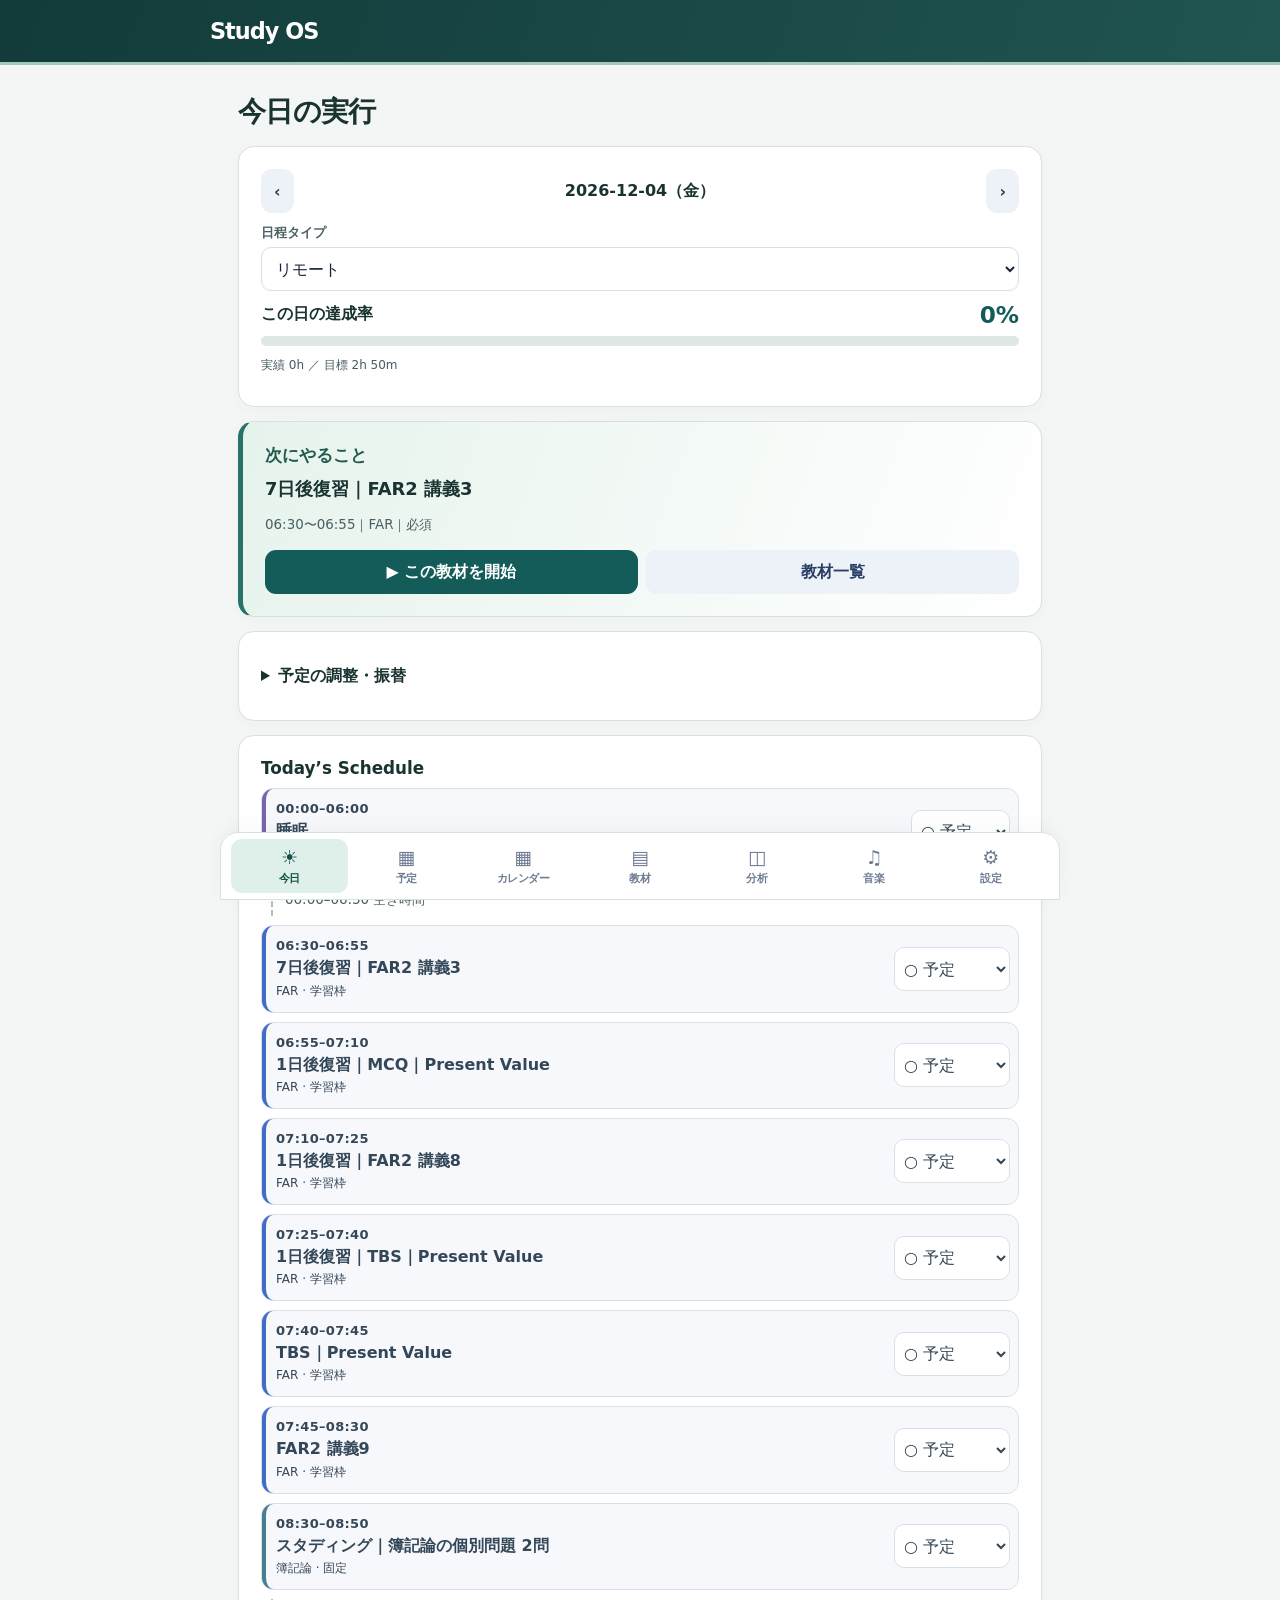
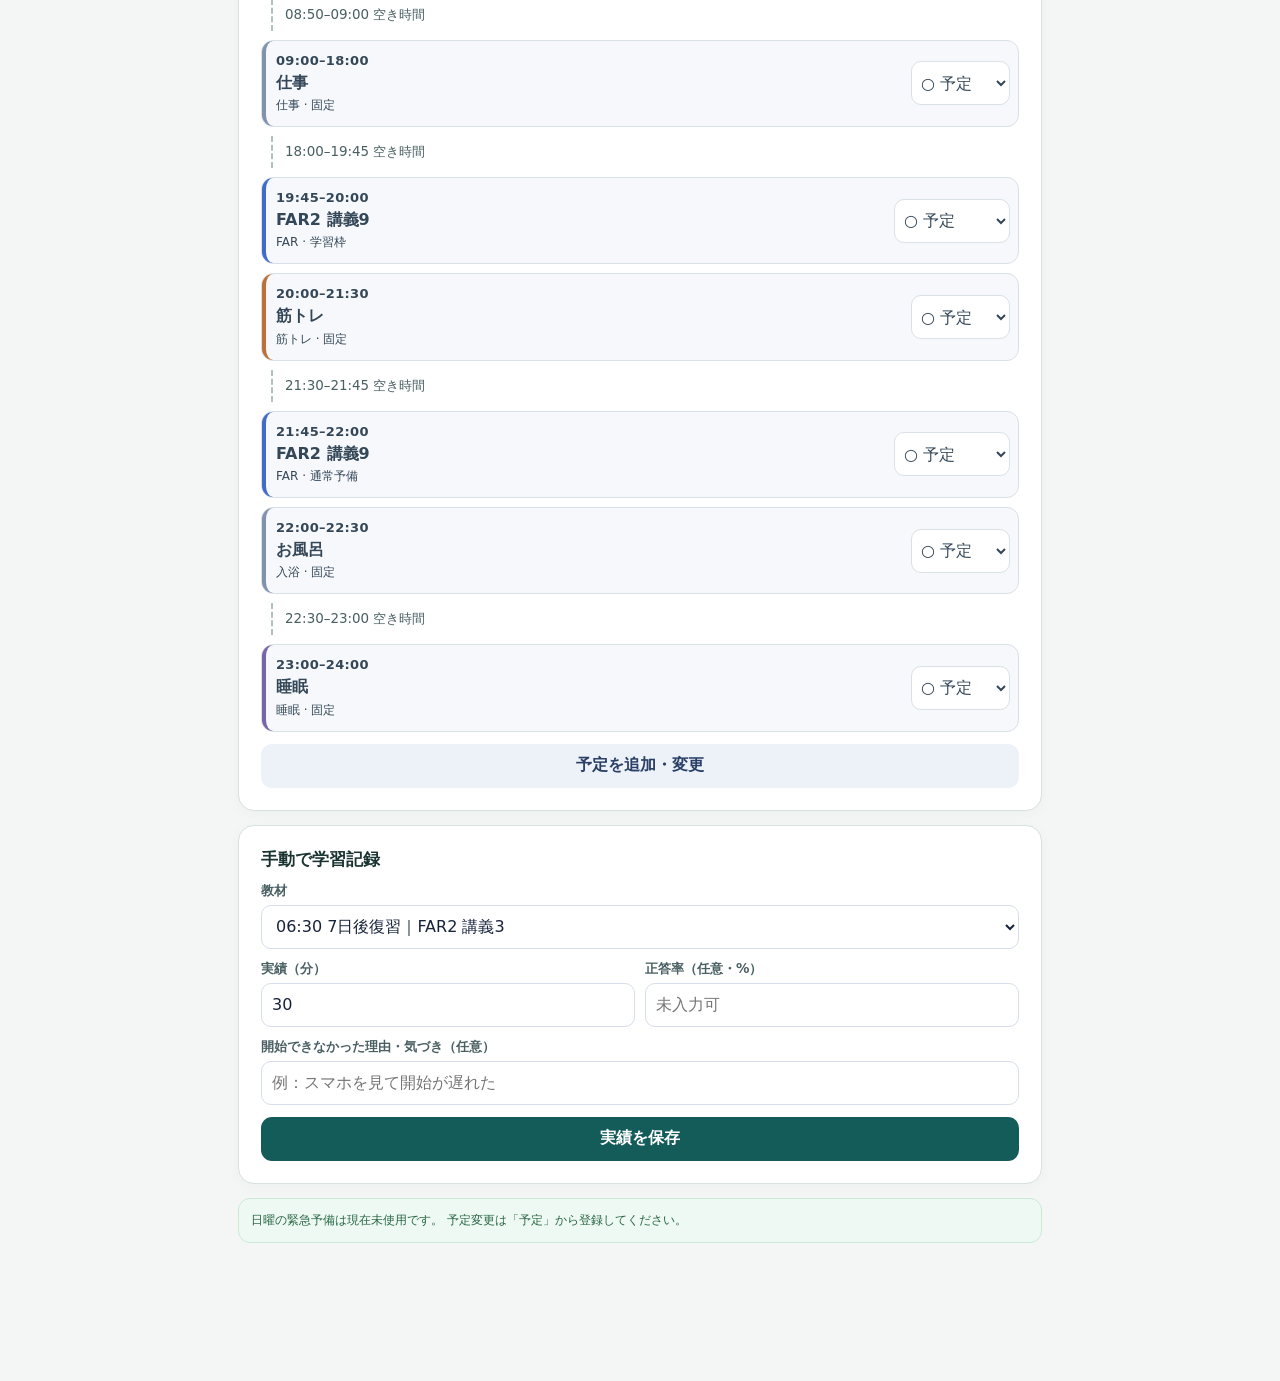
<file: index.html>
<!doctype html><html lang="ja"><head><meta charset="utf-8"><meta name="viewport" content="width=device-width,initial-scale=1,viewport-fit=cover"><meta name="theme-color" content="#153e3c"><meta name="apple-mobile-web-app-capable" content="yes"><meta name="apple-mobile-web-app-title" content="Study OS"><link rel="manifest" href="manifest.webmanifest"><link rel="apple-touch-icon" href="icon.png"><title>Study OS</title><style>
:root{font-family:-apple-system,BlinkMacSystemFont,"Hiragino Kaku Gothic ProN",system-ui,sans-serif;color:#17233b;background:#f4f6fa}*{box-sizing:border-box}body{margin:0;padding-bottom:100px}header{background:#111c33;color:#fff;padding:24px 18px 22px}header>div,main{max-width:860px;margin:auto}h1{margin:0;font-size:26px}h2{font-size:20px;margin:0 0 15px}h3{font-size:15px;margin:0 0 10px}p{line-height:1.65}small,.muted{font-size:12px;color:#6a7891}.headsub{color:#bac6dd;font-size:12px;margin:5px 0 0}main{padding:16px}.card{background:white;border:1px solid #e3e8f0;border-radius:17px;padding:17px;margin-bottom:13px;box-shadow:0 2px 8px #18233a06}.grid{display:grid;grid-template-columns:repeat(2,minmax(0,1fr));gap:10px}.metric{padding:13px;background:#f3f5fa;border-radius:12px}.metric small{display:block;margin-bottom:4px}.metric strong{font-size:23px}.row{display:flex;justify-content:space-between;align-items:center;gap:10px}.stack{display:grid;gap:10px}.tag{display:inline-block;padding:4px 8px;border-radius:30px;background:#edf1fb;color:#3750a0;font-size:11px}.success{background:#eaf8f0;color:#216b45}.warning{background:#fff4df;color:#8c5c11}.danger{background:#ffeded;color:#a33434}button,input,select,textarea{font:inherit}button{border:0;border-radius:11px;background:#243c70;color:white;padding:11px 13px;font-weight:650;cursor:pointer}button.secondary{background:#edf1f8;color:#293f66}button.danger{background:#ffeded;color:#9b2c2c}button:disabled{opacity:.45}label{display:block;font-size:12px;font-weight:700;margin:11px 0 5px}input,select,textarea{width:100%;border:1px solid #d6deeb;border-radius:10px;background:white;padding:10px;color:#17233b}input[type=checkbox]{width:auto}textarea{min-height:70px}.actions{display:flex;gap:8px;flex-wrap:wrap;margin-top:12px}.actions button{flex:1}.bar{height:10px;background:#e7ebf3;border-radius:20px;overflow:hidden}.bar i{display:block;height:100%;background:#4269d2}.line{padding:11px 0;border-bottom:1px solid #edf0f5}.line:last-child{border-bottom:0}.line b{font-size:14px}.line small{display:block;margin-top:4px}.tabs{position:fixed;bottom:0;left:0;right:0;display:flex;background:white;border-top:1px solid #e1e6ee;padding:6px 4px calc(6px + env(safe-area-inset-bottom));z-index:5}.tabs button{flex:1;background:none;color:#6e7b94;font-size:11px;padding:7px 2px}.tabs button.active{background:#eef2ff;color:#2546a0}.tabs span{display:block;font-size:19px;margin-bottom:3px}.notice{background:#fff7e8;border:1px solid #f2ddb2;color:#70531e;padding:12px;border-radius:12px;font-size:12px;line-height:1.65;margin-bottom:12px}.notice.good{background:#edf9f2;border-color:#cbead6;color:#286645}.slot{border-left:3px solid #5575d0;padding:9px 12px;margin:7px 0;background:#f5f7fc;border-radius:0 10px 10px 0}.slot.reserve{border-color:#a4adbd}.slot.emergency{border-color:#df9a3c}.slot.conflict{border-color:#c74646;background:#fff2f2}.slot.done{border-color:#2e9d67;background:#eff9f3}.slot small{display:block}.pill{white-space:nowrap}.fine{font-size:11px;color:#79859b}.hide{display:none}details{border-top:1px solid #edf0f5;padding:11px 0}summary{cursor:pointer;font-weight:650}.chiprow{display:flex;gap:7px;flex-wrap:wrap}.chip{padding:7px 10px;border-radius:9px;background:#eef2fa;color:#30466c;font-size:12px}.timer{font-size:37px;font-weight:800;letter-spacing:-1px;text-align:center;padding:15px}.footer{text-align:center;color:#8995aa;font-size:11px;padding:12px}@media(min-width:700px){.cols{display:grid;grid-template-columns:1fr 1fr;gap:13px}}
.music-shelf{margin:22px 0}.music-shelf h3{font-size:1rem;margin:0 0 9px}.music-grid{display:grid;grid-template-columns:repeat(auto-fit,minmax(min(100%,245px),1fr));gap:9px}.music-track{display:flex;align-items:center;gap:14px;padding:14px;background:#fff;border:1px solid #dce3eb;border-radius:15px;text-decoration:none;color:#192a40;font-weight:650}.music-track:focus-visible{outline:3px solid #416388}.music-disc{width:45px;height:45px;border-radius:50%;flex:none;background:radial-gradient(circle,#f9f4df 0 7%,var(--tone) 8% 24%,transparent 25%),repeating-radial-gradient(circle,#20323a 0 2px,#38454a 3px 4px);box-shadow:0 2px 4px #15233430}.music-track small{display:block;color:#526375;font-size:.78rem;font-weight:400;margin-top:3px}.music-head{background:#173c39;color:white;padding:20px;border-radius:18px}.music-head h2{color:inherit;margin:0}.music-head p{color:#daeee8;margin:4px 0 0}.tabs button{min-width:0}</style><link rel="stylesheet" href="./insights.css?v=polish"><script src="./plan.js?v=autolog"></script><script src="./agenda.js?v=music"></script><script src="./schedule.js?v=occupied"></script><script src="./insights.js?v=autolog"></script></head><body><header><div><h1>Study OS</h1></div></header><main id="app"></main><nav aria-label="メインメニュー" class="tabs" id="tabs"></nav><script>
'use strict';
const KEY='study-os-local-v1',MIN=60000,DAY=86400000;const $=id=>document.getElementById(id);const pad=n=>String(n).padStart(2,'0');const iso=d=>`${d.getFullYear()}-${pad(d.getMonth()+1)}-${pad(d.getDate())}`;const today=()=>iso(new Date());const shift=(d,n)=>{let a=new Date(d+'T12:00:00');a.setDate(a.getDate()+n);return iso(a)};const dow=d=>new Date(d+'T12:00:00').getDay();const weekStart=d=>shift(d,-((dow(d)+6)%7));const weekDays=d=>Array.from({length:7},(_,i)=>shift(weekStart(d),i));const mins=s=>{let [h,m]=s.split(':').map(Number);return h*60+m};const hh=n=>`${pad(Math.floor(n/60))}:${pad(n%60)}`;const fmt=n=>`${Math.floor(n/60)}h${n%60?` ${n%60}m`:''}`;const esc=s=>String(s??'').replace(/[&<>"']/g,c=>({'&':'&amp;','<':'&lt;','>':'&gt;','"':'&quot;',"'":'&#39;'}[c]));const uid=()=>`${Date.now()}-${Math.random().toString(36).slice(2,8)}`;const names=['日','月','火','水','木','金','土'];
const themes=[['国税と他の債権との調整',10],['第二次納税義務',2],['滞納処分',18],['換価・配当',3],['徴収緩和制度',5],['保全処分・国税の担保',8],['その他',3]];
const problems=[['財産調査',5],['差押え関係',16],['換価及び配当',7],['国税と他の債権との調整',17],['徴収緩和制度',4],['保全処分',3],['相続関係',2],['第二次納税義務',5],['不服審査',2]];
const topics=['Basic Concepts','Financial Statements','Present Value','Corporate Bonds','Investment','Leases','Inventory & PPE','Intangibles','Revenue Recognition','Stockholders’ Equity','Dilutive Securities & EPS','Foreign Currency & Hedging','Interperiod Tax Allocation','Accounting Changes','Cash Flows','Partnership Accounting','Consolidations 1','Consolidations 2','Equity Method','Governmental Accounting Concepts','Not-for-Profit Concepts','Not-for-Profit Applications'];
function seed(){let tasks=[];[['FAR1',9],['FAR2',12],['FAR3',4],['FARまとめ',2]].forEach(([group,n],g)=>{for(let i=1;i<=n;i++)tasks.push({id:`lecture-${g}-${i}`,subject:'FAR',kind:'lecture',name:`${group} 講義${i}`,minutes:75,status:g===0&&i<=6?'done':'todo',mastery:0,due:'',source:'TAC Ver.8／講義1回150分・2倍速想定'})});topics.forEach((name,i)=>{tasks.push({id:`mcq-${i}`,subject:'FAR',kind:'mcq',name:`MCQ｜${name}`,minutes:120,status:i<3?'review':'todo',mastery:0,due:'',source:'TAC問題集・問題数未登録'});tasks.push({id:`tbs-${i}`,subject:'FAR',kind:'tbs',name:`TBS｜${name}`,minutes:70,status:'todo',mastery:0,due:'',source:'演習範囲は要確認'})});themes.forEach(([name,n],i)=>{for(let j=1;j<=n;j++)tasks.push({id:`tax-theory-${i}-${j}`,subject:'国徴',kind:'theory',name:`${name}｜理論${j}（仮ラベル）`,minutes:35,status:'todo',mastery:0,due:'',source:'TAC理論マスター2025・正式名称未入力'})});problems.forEach(([name,n],i)=>{for(let j=1;j<=n;j++)tasks.push({id:`tax-problem-${i}-${j}`,subject:'国徴',kind:'problem',name:`${name}｜問題${j}（仮ラベル）`,minutes:55,status:'todo',mastery:0,due:'',source:'TAC総合問題・過去問題集2025・問題番号未確認'})});for(let i=70;i<=74;i++)tasks.push({id:`tax-past-${i}`,subject:'国徴',kind:'past',name:`過去問 第${i}回`,minutes:120,status:'todo',mastery:0,due:'',source:'2020〜2024年'});return {version:3,created:today(),settings:{farExam:'2027-04-25',taxExam:'',farNeed:386,officeDays:[1,2,3],remoteDays:[4,5],sundayProtected:false},days:{},events:[],tasks,logs:[],reviews:[],timer:null,lastBackup:null}};
let state;try{state=JSON.parse(localStorage.getItem(KEY));if(!state||!Array.isArray(state.tasks))throw 0;state.version=3;state.events??=[];state.logs??=[];state.days??={};state.reviews??=[];state.settings??=seed().settings;state.settings.officeDays??=[1,2,3];state.settings.remoteDays??=[4,5];state.settings.farNeed??=386;state.settings.sundayProtected??=false;state.timer??=null}catch(e){state=seed()};migratePlan(state);let tab='today',selected=today(),filter='all',taskQuery='';function save(){weekCache.clear();try{syncStudyLogs();localStorage.setItem(KEY,JSON.stringify(state));return true}catch(e){alert('端末への保存に失敗しました。容量・プライベートブラウズを確認してください。');return false}}function mutate(fn){fn();save();render()};
function typeOf(d){if(state.days[d]?.type)return state.days[d].type;if(d===PLAN_START)return 'start';if(dow(d)===0)return 'sunday';if(dow(d)===6)return 'saturday';return state.settings.remoteDays.includes(dow(d))?'remote':'office'}
function templateBlocks(d){if(d<PLAN_START)return [];let type=typeOf(d);if(taxOnlyDay(d))return d>=accountingStart?[]:taxBlocks(d,type);if(type==='start')return FIRST_DAY;if(type==='sunday')return [];if(type==='off')return [];if(type==='office')return [['06:00','07:00','FAR','required'],['20:00','21:00','FAR','required']];if(type==='remote')return [['06:30','08:30','FAR','required'],['19:45','21:15','FAR','required'],['21:15','21:45','国徴','required'],['21:45','22:15','予備','buffer']];if(['saturday','holiday','sundayStudy'].includes(type))return [['07:30','09:30','FAR','required'],['09:45','11:45','FAR','required'],['12:45','14:45','FAR','required'],['15:00','17:00','FAR','required'],['17:15','18:15','国徴','required'],['18:30','20:30','予備','buffer']];return []}
function overlap(a,b,c,d){return Math.max(0,Math.min(b,d)-Math.max(a,c))}function blockedIntervals(d){return fixedParts(d)}function freeParts(d,start,end,extra=[]){let parts=[[start,end]];for(let [a,b] of blockedIntervals(d).concat(extra)){parts=parts.flatMap(([x,y])=>b<=x||a>=y?[[x,y]]:[[x,Math.max(x,Math.min(y,a))],[Math.min(y,Math.max(x,b)),y]].filter(([p,q])=>q>p))}return parts}
function capacity(d){let b=blocks(d),required=0,buffer=0,freeRequired=0,freeBuffer=0,slots=[];for(let [s,e,subject,kind] of b){let a=mins(s),z=mins(e),len=z-a,parts=usableStudyParts(d,s,e,subject,kind),free=parts.reduce((n,[x,y])=>n+y-x,0);if(kind==='required'){required+=len;freeRequired+=free}else{buffer+=len;freeBuffer+=free}slots.push({start:s,end:e,subject,kind,free,minutes:len,parts})}return {required,buffer,freeRequired,freeBuffer,slots}}
function computeWeek(d,carry){let dates=weekDays(d),cap=dates.map(x=>({date:x,...capacity(x)})),sun=dates[6],sunBusy=state.settings.sundayProtected,sunParts=sunBusy?[]:freeParts(sun,480,660,blocks(sun).map(([s,e])=>[mins(s),mins(e)])),recovery=weeklyRecovery(cap,sun,sunParts,carry),logged=state.logs.filter(l=>dates.includes(l.date)),actual=logged.reduce((s,l)=>s+l.minutes,0),far=logged.filter(l=>l.subject==='FAR').reduce((s,l)=>s+l.minutes,0),tax=logged.filter(l=>l.subject==='国徴').reduce((s,l)=>s+l.minutes,0);return {dates,cap,...recovery,actual,far,tax,required:cap.reduce((s,x)=>s+x.required,0),regular:Math.min(180,cap.slice(0,6).reduce((s,x)=>s+x.freeBuffer,0))}}
function unfinished(subject){return state.tasks.filter(t=>t.subject===subject&&t.status!=='done').sort((a,b)=>{let score=x=>(x.status==='review'?-100:0)+(x.due&&x.due<=today()?-100:0)+(x.kind==='lecture'?-20:0);return score(a)-score(b)})}
function taskScore(t){return t.status==='review'?-3:t.status==='done'?1:0}function examDays(date){return Math.max(0,Math.ceil((new Date(date+'T12:00:00')-new Date(today()+'T12:00:00'))/DAY))}function projection(){let days=examDays(state.settings.farExam),weeks=days/7,remaining=state.tasks.filter(t=>t.subject==='FAR'&&t.status!=='done').reduce((s,t)=>s+t.minutes,0)/60,estimate=Number(state.settings.farNeed)||386,available=Math.max(0,weeks*21-(weekly(selected).remaining.FAR||0)/60),logs=state.logs.filter(l=>l.subject==='FAR'),actual=logs.reduce((s,l)=>s+l.minutes,0)/60;return {days,weeks,remaining,estimate,available,actual,delta:available-estimate}}
function status(t){return t.status==='done'?'完了':t.status==='review'?'復習待ち':'未着手'}function nav(){let tabs=[['today','☀','今日'],['week','▦','予定'],['calendar','▦','カレンダー'],['tasks','▤','教材'],['review','◫','分析'],['music','♫','音楽'],['settings','⚙','設定']];$('tabs').innerHTML=tabs.map(([id,icon,name])=>`<button aria-current="${(tab===id||(tab==='day'&&id==='today'))?'page':'false'}" class="${tab===id?'active':''}" onclick="${id==='today'?'selected=today();':''}go('${id}')"><span>${icon}</span>${name}</button>`).join('')}function go(id){if(id==='today')selected=today();tab=id;render();scrollTo(0,0)}function render(){nav();$('app').innerHTML=({today:todayView,day:todayView,week:weekView,calendar:calendarView,tasks:tasksView,review:reviewView,music:musicView,settings:settingsView}[tab])()}
function todayView(){let c=capacity(selected),slots=planSlots(selected).filter(s=>s.date===selected),logs=state.logs.filter(l=>l.date===selected),actual=logs.reduce((s,l)=>s+l.minutes,0),w=weekly(selected),next=slots.find(s=>s.id&&['予定','一部実施'].includes(studyProgress(selected,s,s.id,state.scheduleStatus?.[lessonStatusKey(selected,s)]).status)&&(s.repeat||state.tasks.find(t=>t.id===s.id)?.status!=='done')),timer=state.timer,seconds=timer?Math.max(0,Math.floor((Date.now()-timer.started)/1000)):0;return `<h2>${selected===today()?'今日の実行':selected.slice(5)+' の学習'}</h2><div class="card"><div class="row"><button class="secondary" onclick="selected='${shift(selected,-1)}';go('day')" aria-label="前日">‹</button><b>${selected}（${names[dow(selected)]}）</b><button class="secondary" onclick="selected='${shift(selected,1)}';go('day')" aria-label="翌日">›</button></div><label for="dayTypeSelect">日程タイプ</label><select id="dayTypeSelect" onchange="changeDayType(this.value)">${[...(selected===PLAN_START?[['start','学習開始日']]:[]),['office','出社'],['remote','リモート'],['saturday','土曜学習'],['holiday','祝日'],['off','学習なし'],['sunday','日曜予備'],['sundayStudy','日曜学習'],['other','その他']].map(([v,l])=>`<option value="${v}" ${typeOf(selected)===v?'selected':''}>${l}</option>`).join('')}</select>${dayProgress(slots,actual)}</div><div class="card next-action"><h3>次にやること</h3>${next?`<b>${esc(next.title)}</b><p class="muted">${next.start}〜${next.end}｜${next.subject}｜${next.kind==='emergency'?'日曜緊急予備':next.kind==='buffer'?'通常予備':next.kind==='available'?'空き時間へ振替':'必須'}</p><div class="actions"><button onclick="startTimer('${next.id}','${next.subject}','${next.start}')">▶ この教材を開始</button><button class="secondary" onclick="go('tasks')">教材一覧</button></div>`:'<p class="muted">予定内の未完了タスクはありません。予定や教材を確認してください。</p>'}${timer?`<div class="timer" id="timerFace">${fmt(Math.floor(seconds/60))}</div><p class="muted" style="text-align:center">計測中：${esc(timer.title||state.tasks.find(t=>t.id===timer.taskId)?.name||'学習')}</p><div class="actions"><button onclick="stopTimer()">■ 終了して記録</button><button class="secondary" onclick="cancelTimer()">計測取消</button></div>`:''}</div><details class="card"><summary>予定の調整・振替</summary>${selected>=accountingStart?'<p><b>隙間時間の学習</b>　財務諸表論はスタディングの理論暗記ツールで復習。学習した分数は下の「手動で学習記録」から登録できます。</p>':''}${movementPanel(selected)}${missedPanel(selected)}${dayEditor(selected)}</details><div class="card"><h3>${selected===today()?'Today’s Schedule':'この日の時間割'}</h3>${timetable(selected,slots)}<div class="actions"><button class="secondary" onclick="go('week')">予定を追加・変更</button></div></div><div class="card"><h3>手動で学習記録</h3><label>教材</label><select id="logTask">${manualTasks(slots).map(t=>`<option value="${t.value||t.id}">${esc(t.name)}</option>`).join('')}</select><div class="grid"><div><label>実績（分）</label><input id="logMinutes" type="number" min="1" value="30"></div><div><label>正答率（任意・%）</label><input id="logAccuracy" type="number" min="0" max="100" placeholder="未入力可"></div></div><label>開始できなかった理由・気づき（任意）</label><input id="logReason" placeholder="例：スマホを見て開始が遅れた"><div class="actions"><button onclick="addLog()">実績を保存</button></div></div><div class="notice ${w.sunUsed?'':'good'}">${w.sunUsed?`今週は日曜08:00〜11:00の空き時間のうち${fmt(w.sunUsed)}を緊急予備として使用予定です。`:'日曜の緊急予備は現在未使用です。'} 予定変更は「予定」から登録してください。</div>`}
function startTimer(id,subject,planStart){if(state.timer&&!confirm('現在の計測を破棄して開始しますか？'))return;mutate(()=>state.timer={date:selected,taskId:id,subject,planStart,title:planSlots(selected).find(s=>s.date===selected&&s.start===planStart)?.title,started:Date.now()})}function cancelTimer(){if(confirm('計測を取り消しますか？'))mutate(()=>state.timer=null)}function stopTimer(){let t=state.timer;if(!t)return;let n=Math.max(1,Math.round((Date.now()-t.started)/MIN));mutate(()=>{state.logs.push({id:uid(),date:t.date||today(),taskId:t.taskId,planStart:t.planStart,title:t.title,subject:t.subject,minutes:n,accuracy:null,reason:'',created:Date.now()});state.timer=null})}function addLog(){let t=manualTasks(planSlots(selected).filter(s=>s.date===selected)).find(x=>(x.value||x.id)===$('logTask').value),n=+$('logMinutes').value,raw=$('logAccuracy').value,accuracy=raw===''?null:+raw;if(!t||!Number.isFinite(n)||n<=0||n>1000||accuracy!==null&&(accuracy<0||accuracy>100))return alert('学習時間と正答率を確認してください');mutate(()=>{state.logs.push({id:uid(),date:selected,taskId:t.id,title:t.title||t.name,planStart:t.planStart,subject:t.subject,minutes:n,accuracy,reason:$('logReason').value.trim(),created:Date.now()});const item=state.tasks.find(x=>x.id===t.id);if(item&&accuracy!==null){item.mastery=accuracy;if(accuracy<80){item.status='review';item.due=shift(selected,accuracy<60?1:3)}else{item.status='done';item.due=''}}})}


const STRUCTURED_COPY_LIMIT = 2000;
function structuredDates(mode, date) {
  if (mode === 'day') return [date];
  if (mode === 'week') return weekDays(date).filter(day => day >= today());
  const month = date.slice(0, 7);
  const dates = [];
  for (let day = month + '-01'; day.startsWith(month); day = shift(day, 1)) {
    if (day >= today()) dates.push(day);
  }
  return dates;
}
function structuredMessages(dates, slots) {
  const parts=[];
  for(const date of dates){
    const fixed=dayItems(date).filter(e=>!studyCategory(e.category));
    const rows=[...fixed,...slots.filter(s=>s.date===date).map(s=>({...s,name:(dayItems(date).find(e=>e.custom&&e.category===s.subject&&e.start<=s.start&&e.end>=s.end)?.name||s.subject)+' '+s.title}))].sort((a,b)=>a.start.localeCompare(b.start));
    let entry=date+'（日本時間）この日だけ既存予定をすべて削除してから、以下を登録。他の日は変更しない。';
    for(const row of rows){
      const line=row.start+'〜'+row.end+' '+row.name.replace(/\s+/g,' ').slice(0,1850);
      if(entry.length+line.length+1>STRUCTURED_COPY_LIMIT){parts.push({entry,label:date});entry=date+'（続き）この日だけ以下を追加。既存予定の削除は禁止。';}
      entry+='\n'+line;
    }
    parts.push({entry,label:date});
  }
  return parts;
}
function structuredExport(dates, slots) {
  const date = selected >= today() ? selected : today();
  return `<details class="card"><summary>Structured AIに渡す</summary>
    <label for="structuredMode">出力単位</label>
    <select id="structuredMode" onchange="refreshStructuredRange()"><option value="day">1日</option><option value="week">1週間</option><option value="month">1ヶ月</option></select>
    <label for="structuredDate">対象日（週・月はこの日を含む期間）</label>
    <input id="structuredDate" type="date" min="${today()}" value="${date}" onchange="refreshStructuredRange()">
    <p class="fine">対象日の予定をすべて入れ替えます。Structuredだけにある予定も削除対象です。分割された場合は番号順に各パートを1回ずつ貼り付けてください。</p>
    <div id="structuredOutput">${structuredOutput([date], dates.includes(date) ? slots : planSlots(date))}</div></details>`;
}
function refreshStructuredRange() {
  const date = $('structuredDate').value;
  const output = $('structuredOutput');
  if (!date || date < today()) {
    output.textContent = '今日以降の日付を選んでください。';
    return;
  }
  const dates = structuredDates($('structuredMode').value, date);
  const weeks = [...new Set(dates.map(weekStart))];
  output.innerHTML = structuredOutput(dates, weeks.flatMap(week => planSlots(week)));
}
function structuredOutput(dates, slots) {
  const messages = structuredMessages(dates, slots);
  return `<label for="structuredPart">コピーする範囲</label>
    <select id="structuredPart" onchange="showStructuredPart()">
      ${messages.map(({entry,label}) => `<option value="${esc(entry).replaceAll('\n','&#10;')}">${esc(label)}（${entry.length}文字）</option>`).join('')}
    </select>
    <label for="structuredText">Structured AI用のテキスト</label>
    <textarea id="structuredText" rows="4" readonly>${esc(messages[0].entry)}</textarea>
    <div class="actions"><button type="button" onclick="copyStructuredPlan()">コピー</button></div>
    <p id="structuredCopyStatus" class="fine" role="status"></p>
  `;
}
function showStructuredPart() {
  $('structuredText').value = $('structuredPart').value;
  $('structuredCopyStatus').textContent = '';
}
async function copyStructuredPlan() {
  const field = $('structuredText');
  const status = $('structuredCopyStatus');
  try {
    await navigator.clipboard.writeText(field.value);
    status.textContent = 'コピーしました。Structured AIに貼り付けてください。';
  } catch {
    field.focus();
    field.select();
    status.textContent = 'テキスト欄から手動でコピーしてください。';
  }
}
function weekView(){let w=weekly(selected),slots=planSlots(selected),p=projection();return `<h2>週間スケジュール</h2>${roadmap()}${structuredExport(w.dates,slots)}<div class="card"><div class="row"><button class="secondary" onclick="selected='${shift(selected,-7)}';render()">‹ 前週</button><b>${w.dates[0]}〜${w.dates[6]}</b><button class="secondary" onclick="selected='${shift(selected,7)}';render()">次週 ›</button></div><div class="grid" style="margin-top:13px"><div class="metric"><small>週間の必須目標</small><strong>${fmt(Object.values(planTargets(selected)).reduce((a,b)=>a+b,0))}</strong></div><div class="metric"><small>通常予備の残量</small><strong>${fmt(Math.max(0,w.regular-w.bufferUsed))}</strong></div><div class="metric"><small>予定による必須枠減少</small><strong>${fmt(w.lost)}</strong></div><div class="metric"><small>登録した空き時間で回収</small><strong>${fmt(w.availableUsed)}</strong></div><div class="metric"><small>通常予備で回収</small><strong>${fmt(w.bufferUsed)}</strong></div><div class="metric"><small>日曜緊急予備の発動</small><strong>${fmt(w.sunUsed)}</strong></div><div class="metric"><small>週間の空き時間（予約枠を除く）</small><strong>${fmt(w.dates.reduce((n,d)=>n+freeDay(d).reduce((v,[a,b])=>v+b-a,0),0)-w.availableUsed-w.sunUsed+(w.sundayBookkeeping?20:0))}</strong></div><div class="metric"><small>なお不足</small><strong>${fmt(w.uncovered)}</strong></div></div><div class="notice ${w.uncovered?'':'good'}" style="margin-top:12px">${w.uncovered?`今週は${fmt(w.uncovered)}不足します。翌週への繰越しと受験日までの影響を確認してください。`:`日曜日の使用：${w.sunUsed?`08:00〜11:00の空き時間に${fmt(w.sunUsed)}`:'なし'}`}。予定登録時に再計算します。</div><div class="actions"><button class="secondary" onclick="mutate(()=>state.settings.sundayProtected=!state.settings.sundayProtected)">${state.settings.sundayProtected?'日曜午前の保護を解除':'日曜午前を予定ありとして保護'}</button></div></div><div class="card"><h3>予定を登録</h3><button onclick="editItem(selected)">予定を追加・移動</button></div><div class="card"><h3>曜日ごとの予定</h3>${w.dates.map(d=>{let c=capacity(d),ev=state.events.filter(e=>e.date===d),ds=slots.filter(s=>s.date===d);return `<details ${d===selected?'open':''}><summary>${d.slice(5)}（${names[dow(d)]}）｜${dayLabels[typeOf(d)]}｜必須${fmt(c.freeRequired)}｜実績${fmt(state.logs.filter(l=>l.date===d).reduce((s,l)=>s+l.minutes,0))}</summary><div class="actions"><button class="secondary" onclick="selected='${d}';go('day')">この日の予定を編集</button></div>${timetable(d,ds)}</details>`}).join('')}</div><div class="card"><h3>受験日までの逆算（FAR）</h3><div class="grid"><div class="metric"><small>残り日数</small><strong>${p.days}日</strong></div><div class="metric"><small>21h/週の理論容量</small><strong>${Math.round(p.available)}h</strong></div><div class="metric"><small>必要時間の仮見積もり</small><strong>${p.estimate}h</strong></div><div class="metric"><small>差額（仮）</small><strong>${p.delta>=0?'+':''}${Math.round(p.delta)}h</strong></div></div><p class="fine">必要時間は実測値ではありません。週の計画が実行されることを保証せず、合格確率も表しません。</p></div>`}
function tasksView(){let all=state.tasks.filter(t=>t.subject!=='国徴'&&(filter==='all'||t.subject===filter)&&(!taskQuery||t.name.toLowerCase().includes(taskQuery.toLowerCase()))),done=state.tasks.filter(t=>t.status==='done');return `<h2>教材と習熟度</h2><div class="card"><div class="grid"><div class="metric"><small>FAR講義</small><strong>${done.filter(t=>t.kind==='lecture').length}/27</strong></div><div class="metric"><small>復習待ち</small><strong>${state.tasks.filter(t=>t.status==='review').length}件</strong></div></div><p class="fine">初期値：講義1〜6視聴済、MCQ第1〜3章は1周済（習熟度未判定）。</p><label>科目</label><select onchange="filter=this.value;render()"><option value="all" ${filter==='all'?'selected':''}>すべて</option><option value="FAR" ${filter==='FAR'?'selected':''}>FAR</option><option>簿記論</option><option>財務諸表論</option></select><label>教材を検索</label><input id="searchTasks" value="${esc(taskQuery)}" placeholder="例：社債、簿記論" onchange="taskQuery=this.value;render()"></div><div class="card"><h3>教材タスクを追加</h3><div class="grid"><div><label>科目</label><select id="taskSubject"><option>FAR</option><option>簿記論</option><option>財務諸表論</option></select></div><div><label>種別</label><select id="taskKind"><option value="mcq">MCQ</option><option value="tbs">TBS</option><option value="theory">理論</option><option value="problem">問題</option><option value="review">復習</option><option value="lecture">講義</option></select></div></div><label>教材・問題番号</label><input id="taskName" placeholder="例：FAR2 Chapter4 MCQ 1〜20"><label>見積もり（分）</label><input id="taskMins" type="number" min="5" value="45"><div class="actions"><button onclick="addTask()">追加</button></div></div><div class="card"><h3>教材一覧（${all.length}件）</h3>${all.map(t=>`<details><summary>${esc(t.name)} <span class="tag ${t.status==='done'?'success':t.status==='review'?'warning':''}">${status(t)}</span></summary><p class="fine">${esc(t.source||'手動')}｜${t.minutes}分｜習熟度${t.mastery||0}%${t.due?'｜復習日'+t.due:''}</p><label>教材名・番号</label><input id="name-${t.id}" value="${esc(t.name)}"><label>推定時間（分）</label><input type="number" id="mins-${t.id}" min="1" value="${t.minutes}"><div class="actions"><button class="secondary" onclick="editTask('${t.id}')">編集を保存</button><button onclick="setStatus('${t.id}','done')">完了</button><button class="secondary" onclick="setStatus('${t.id}','review')">復習待ち</button><button class="secondary" onclick="setStatus('${t.id}','todo')">未着手</button></div></details>`).join('')}</div>`}
function addTask(){let name=$('taskName').value.trim(),minutes=+$('taskMins').value;if(!name||!Number.isFinite(minutes)||minutes<=0)return alert('教材名と所要時間を入力してください');mutate(()=>state.tasks.push({id:uid(),subject:$('taskSubject').value,kind:$('taskKind').value,name,minutes,status:'todo',mastery:0,due:'',source:'手動登録'}))}function editTask(id){let name=$('name-'+id).value.trim(),minutes=+$('mins-'+id).value;if(!name||minutes<=0)return alert('入力を確認してください');mutate(()=>{let t=state.tasks.find(t=>t.id===id);t.name=name;t.minutes=minutes})}function setStatus(id,status){mutate(()=>{let t=state.tasks.find(t=>t.id===id);t.status=status;if(status==='review')t.due=shift(today(),3);else t.due=''})}
function reviewView(){let w=weekly(selected),ls=state.logs.filter(l=>w.dates.includes(l.date)),bySubject=s=>ls.filter(l=>l.subject===s).reduce((a,l)=>a+l.minutes,0),reasons=ls.filter(l=>l.reason);return `${exerciseReview(selected)}<h2>週次レビュー</h2><div class="card"><div class="row"><button class="secondary" onclick="selected='${shift(selected,-7)}';render()">‹</button><b>${w.dates[0]}〜${w.dates[6]}</b><button class="secondary" onclick="selected='${shift(selected,7)}';render()">›</button></div>${weeklyCharts(w,ls)}<h3>未達の原因・気づき</h3>${reasons.length?reasons.map(l=>`<p class="muted">${l.date}：${esc(l.reason)}</p>`).join(''):'<p class="muted">記録なし。学習記録時に理由を入力できます。</p>'}<div class="actions"><button onclick="copyReport()">ChatGPT分析用をコピー</button><button class="secondary" onclick="downloadReport()">JSON出力</button></div></div>${reviewArchive()}<div class="card"><h3>学習ログ</h3>${ls.slice().reverse().map(l=>`<div class="line"><div class="row"><div><b>${esc(l.title||state.tasks.find(t=>t.id===l.taskId)?.name||'教材')}</b><small>${l.date}｜${l.subject}｜${l.minutes}分${l.autoKey?'（実施済から自動記録）':''}${l.accuracy!==null&&l.accuracy!==undefined?'｜正答率'+l.accuracy+'%':''}</small></div><button class="danger" onclick="deleteLog('${l.id}')">削除</button></div></div>`).join('')||'<p class="muted">まだ記録がありません。</p>'}</div>`}
function report(){let w=weekly(selected);return {schema:'study-os-weekly-v4',exercise:exerciseStats(w.dates),missedTimes:(state.missedTimes||[]).filter(r=>w.dates.includes(r.date)),changes:Object.values(state.agendaEdits||{}).filter(e=>w.dates.includes(e.origin)||w.dates.includes(e.date)),week:w.dates[0],targets:{FAR:planTargets(selected).FAR/60,tax:planTargets(selected).国徴/60,regularBuffer:3,sundayEmergency:3},capacity:{required:w.required,buffer:w.regular,blocked:w.lost,sundayUsed:w.sunUsed,uncovered:w.uncovered},days:w.dates.map(date=>({date,type:typeOf(date),capacity:capacity(date),events:dayItems(date)})),logs:state.logs.filter(l=>w.dates.includes(l.date)),tasks:state.tasks.map(t=>({id:t.id,name:t.name,subject:t.subject,status:t.status,mastery:t.mastery,due:t.due})),projection:projection(),instruction:'事実と推測を分け、勉強開始の障壁・教材進捗・正答率・睡眠を評価。改善案は最大2つ。合格保証をしない。'}}function copyReport(){let s='Study OSの週次データを分析し、日本語で、JSONオブジェクトのみを返してください。summary（実績の要約）、cause（根拠を示した原因の仮説）、action（具体策を最大2つ）、measure（翌週の検証指標）の値はすべて文字列にしてください。不足データは明記してください。\n'+JSON.stringify(report(),null,2);if(navigator.clipboard?.writeText)navigator.clipboard.writeText(s).then(()=>alert('コピーしました')).catch(()=>prompt('こちらをコピー',s));else prompt('こちらをコピー',s)}function downloadReport(){download('study-os-week-'+weekStart(selected)+'.json',JSON.stringify(report(),null,2))}function deleteLog(id){const log=state.logs.find(l=>l.id===id);if(log?.autoKey)return alert('自動記録は対象日の時間割で「予定」に戻すと取り消せます。');if(confirm('記録を削除しますか？'))mutate(()=>state.logs=state.logs.filter(l=>l.id!==id))}
function musicView(){
  const shelves=[
    ['集中', '#7ca3bd',[2,0]],
    ['ポモドーロ','#b490bc',[3,4,5]],
    ['カフェジャズ','#c89d68',[6,7]],
    ['トレーニング','#88ae86',[1]]
  ];
  return '<div class="music-head"><h2>音楽</h2><p>Spotifyで聴く</p></div>'+shelves.map(([heading,tone,ids])=>
    '<section class="music-shelf" style="--tone:'+tone+'"><h3>'+heading+'</h3><div class="music-grid">'+ids.map(id=>
      '<a class="music-track" href="'+bgmUrl(id)+'" target="_blank" rel="noopener noreferrer"><span class="music-disc" aria-hidden="true"></span><span>'+spotifyLibrary[id][0]+'<small>'+(spotifyLibrary[id][1]==='episode'?'エピソード':'プレイリスト')+'</small></span></a>'
    ).join('')+'</div></section>'
  ).join('');
}
function settingsView(){return `<h2>設定・バックアップ</h2>${bgmPanel(true)}<div class="card"><h3>学習計画（11/22開始版）</h3><button class="secondary" onclick="refreshApp()">最新版を読み込む</button><div class="grid"><div class="metric"><small>FAR</small><strong>受験前21h/週</strong></div><div class="metric"><small>簿記論 / 財務諸表論</small><strong>月〜土2問・日曜は予備使用時 / 隙間時間</strong></div><div class="metric"><small>通常予備</small><strong>3h/週</strong></div><div class="metric"><small>日曜緊急予備</small><strong>08–11時</strong></div></div><p class="muted">出社3日・リモート2日・土曜重点。日曜は予定変更で不足が発生したときだけ使用。</p><label>出社の曜日（3日選択推奨）</label><div class="chiprow">${[1,2,3,4,5].map(n=>`<label class="chip"><input type="checkbox" ${state.settings.officeDays.includes(n)?'checked':''} onchange="setOffice(${n},this.checked)"> ${names[n]}</label>`).join('')}</div><p class="fine">出社以外の平日はリモートになります。週ごとの例外はカレンダーの日付を選んで変更できます。</p><div class="grid"><div><label>FAR受験日（仮）</label><input id="farExam" type="date" value="${state.settings.farExam}"></div></div><label>FAR残タスク必要時間（仮見積もり）</label><input id="farNeed" type="number" min="1" max="2000" value="${state.settings.farNeed}"><div class="actions"><button onclick="saveSettings()">設定を保存</button></div><p class="fine">必要時間386hは教材の実測値ではありません。演習速度が分かったら更新してください。</p></div><div class="card"><h3>バックアップと復元</h3><div class="notice">このアプリの記録はiPhone内のブラウザ領域に保存されます。Safariデータの削除・端末故障・ホーム画面版の保存領域変更などで消える可能性があります。毎週バックアップを推奨します。</div><p class="muted">前回のバックアップ：${state.lastBackup||'未実施'}</p><div class="actions"><button onclick="backup()">全データをJSON保存</button><button class="secondary" onclick="$('restoreFile').click()">JSONから復元</button></div><input class="hide" type="file" id="restoreFile" accept=".json,application/json" onchange="restore(this)"></div><div class="card"><h3>データ移行について</h3><p class="muted">旧Study OS v1.2と同じ保存キーを使用します。既存の学習記録・教材状態を保持するための互換処理があります。ただし旧版の保存形式と画面は異なるため、更新前に旧版でバックアップしてください。</p><div class="actions"><button class="danger" onclick="resetAll()">全データを初期化</button></div></div><div class="card"><h3>運用上の制限</h3><p class="muted">時刻別の予定重複を考慮した学習ブロック再配置は実装しています。ただし同一教材の学習時間推定は暫定値で、タスク間の依存関係、問題数に基づく精密な最適化、通知、iOSウィジェット、学習成果の客観的合格確率予測は未対応です。</p></div>`}
function setOffice(n,on){mutate(()=>{let a=new Set(state.settings.officeDays);on?a.add(n):a.delete(n);state.settings.officeDays=[...a];state.settings.remoteDays=[1,2,3,4,5].filter(i=>!a.has(i))})}function saveSettings(){let n=+$('farNeed').value;if(!$('farExam').value)return alert('FARの仮受験日を入力してください');if(!Number.isFinite(n)||n<=0)return alert('必要時間を確認してください');mutate(()=>{state.settings.farExam=$('farExam').value;state.settings.farNeed=n})}function download(name,data){let a=document.createElement('a'),url=URL.createObjectURL(new Blob([data],{type:'application/json'}));a.href=url;a.download=name;a.click();setTimeout(()=>URL.revokeObjectURL(url),10000)}function backup(){state.lastBackup=today();save();download('study-os-backup-'+today()+'.json',JSON.stringify(state,null,2));render()}async function restore(input){let f=input.files[0];if(!f)return;try{let data=JSON.parse(await f.text());if(!Array.isArray(data.tasks)||!Array.isArray(data.logs)||!data.settings||!data.days)throw Error('Study OS形式ではありません');if(!confirm('現在のデータを上書きします。続けますか？'))return;state=migratePlan(data);state.events??=[];state.reviews??=[];state.settings.officeDays??=[1,2,3];state.settings.remoteDays??=[4,5];state.settings.farNeed??=386;state.settings.sundayProtected??=false;save();render();alert('復元しました')}catch(e){alert('復元できません：'+e.message)}}function resetAll(){if(confirm('データを初期化しますか？バックアップを先に作成してください。')&&confirm('本当に初期化しますか？')){state=seed();save();render()}}
const weekCache=new Map();syncStudyLogs();render();setInterval(()=>{if(state.timer&&$('timerFace'))$('timerFace').textContent=fmt(Math.max(1,Math.floor((Date.now()-state.timer.started)/MIN)))},15000);if('serviceWorker'in navigator&&location.protocol.startsWith('http'))navigator.serviceWorker.register('./sw.js',{updateViaCache:'none'}).then(reg=>{document.addEventListener('visibilitychange',()=>{if(document.visibilityState==='visible')reg.update().catch(()=>{});});navigator.serviceWorker.addEventListener('controllerchange',()=>{if(document.getElementById('updateReady'))return;const button=document.createElement('button');button.id='updateReady';button.textContent='更新版を開く';button.onclick=refreshApp;document.querySelector('header').append(button);});}).catch(()=>{});
</script></body></html>
</file>
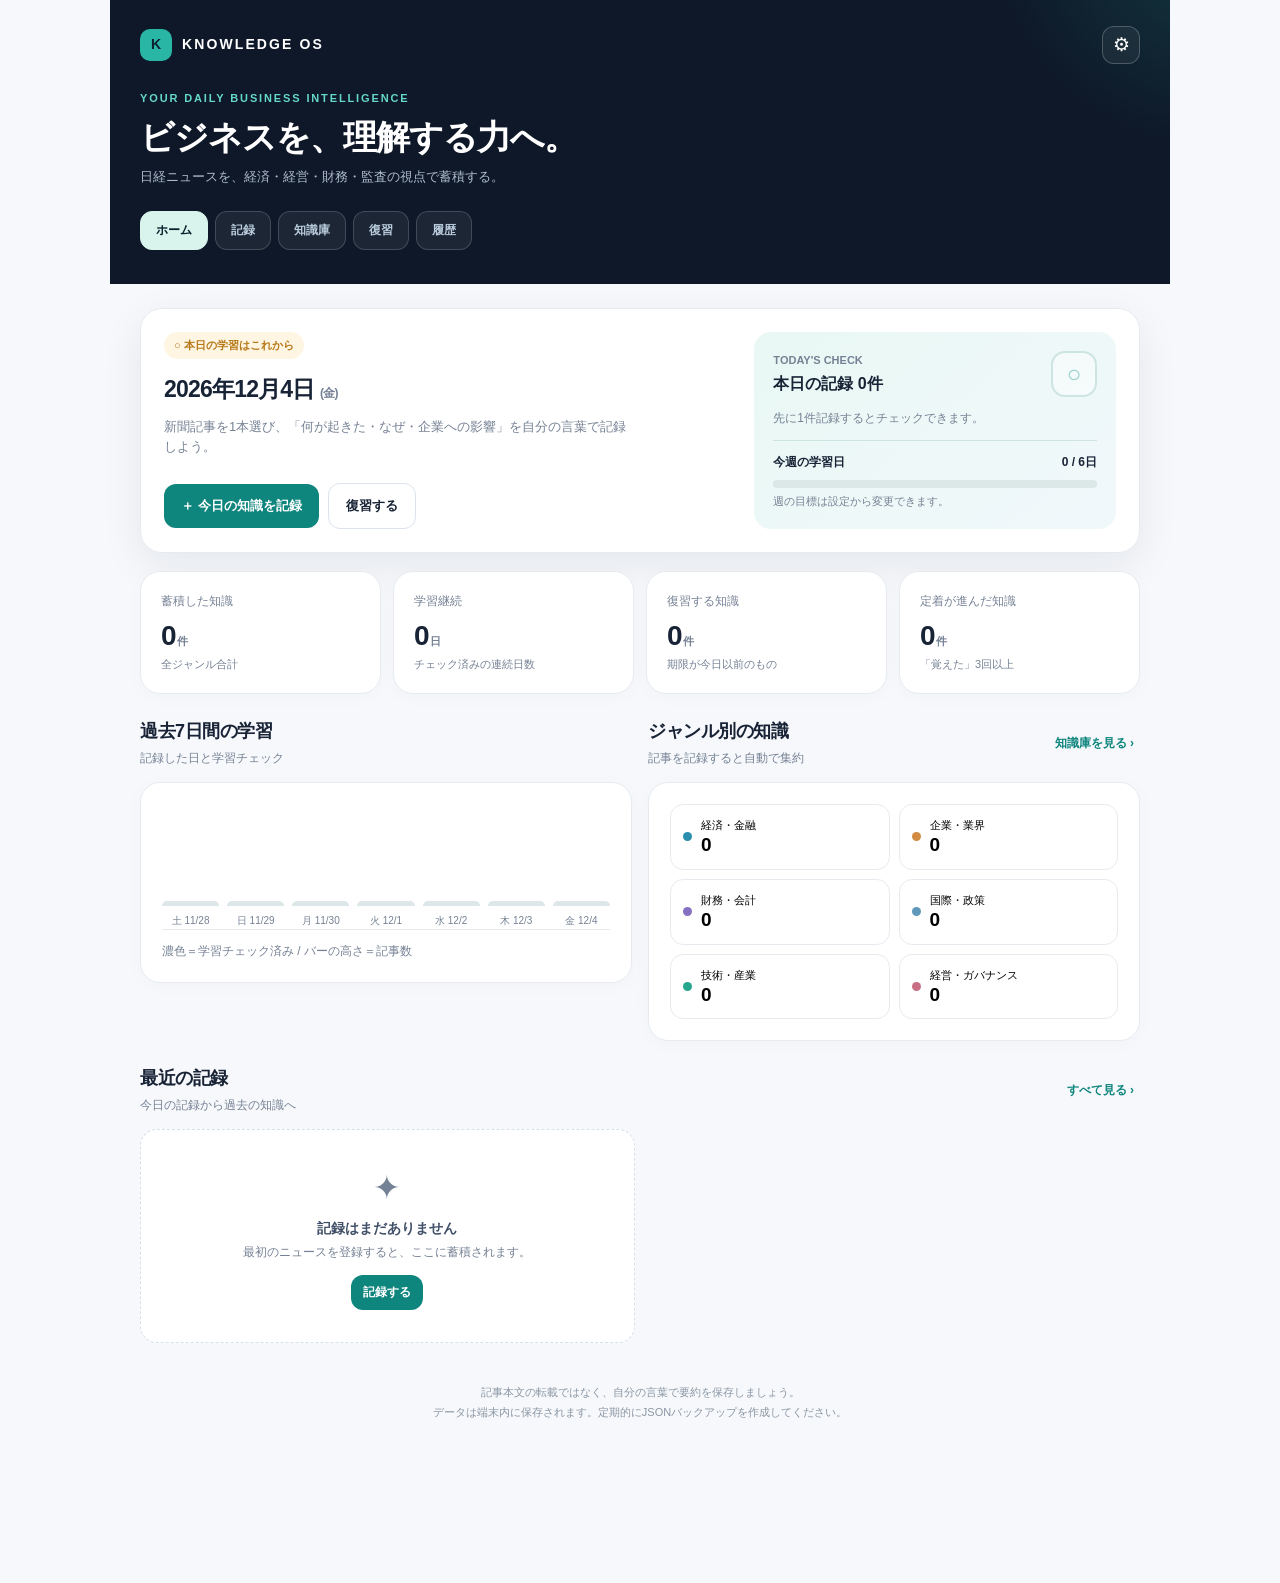
<file: knowledge-os/index.html>
<!doctype html>
<html lang="ja">
<head>
  <meta charset="utf-8">
  <meta name="viewport" content="width=device-width,initial-scale=1,viewport-fit=cover">
  <meta name="theme-color" content="#0e1828">
  <meta name="description" content="経済・企業ニュースを、記録・整理・復習して使える知識にする。端末内保存の無料学習Webアプリ。">
  <meta name="apple-mobile-web-app-capable" content="yes">
  <meta name="apple-mobile-web-app-status-bar-style" content="default">
  <meta name="apple-mobile-web-app-title" content="Knowledge OS">
  <link rel="apple-touch-icon" href="icons/icon-192.png">
  <link rel="manifest" href="manifest.webmanifest">
  <title>Knowledge OS — 日経ビジネス知識ノート</title>
  <style>
    :root{color-scheme:light;--ink:#182336;--muted:#758194;--line:#e7ebf0;--surface:#fff;--soft:#f6f8fb;--navy:#0e1828;--teal:#0e857d;--teal-pale:#e9f8f5;--blue:#396fbd;--amber:#b77918;--amber-light:#fff5e3;--red:#bd4557;--shadow:0 12px 42px rgba(16,27,49,.075);--radius:20px;font-family:Inter,-apple-system,BlinkMacSystemFont,"Hiragino Kaku Gothic ProN","Hiragino Sans",Meiryo,sans-serif}
    *{box-sizing:border-box}body{margin:0;background:var(--soft);color:var(--ink);line-height:1.55;-webkit-font-smoothing:antialiased}button,input,textarea,select{font:inherit}button{cursor:pointer}button:disabled{cursor:not-allowed;opacity:.45}a{color:var(--blue);word-break:break-all}input,textarea,select{color:var(--ink)}input:focus,textarea:focus,select:focus{outline:2px solid #82c5c0;outline-offset:1px}button:focus-visible,a:focus-visible{outline:3px solid #8ac7c1;outline-offset:3px}h1,h2,h3,p{margin-top:0}p:last-child{margin-bottom:0}.hide{display:none!important}
    .app{max-width:1060px;margin:auto;min-height:100vh;padding-bottom:110px}.topbar{background:var(--navy);color:#fff;position:relative;overflow:hidden}.topbar:before{content:"";position:absolute;width:450px;height:450px;right:-270px;top:-300px;background:radial-gradient(circle,rgba(38,161,144,.25),transparent 70%);pointer-events:none}.topbar-inner{max-width:1060px;margin:auto;padding:26px 30px 34px;position:relative}.top-row{display:flex;align-items:center;justify-content:space-between;gap:12px}.brand{display:flex;align-items:center;gap:10px;font-size:14px;font-weight:800;letter-spacing:.15em}.brand-mark{background:#29b6a5;color:#0d2030;width:32px;height:32px;display:grid;place-items:center;border-radius:10px;font-weight:900;letter-spacing:0}.header-action{display:flex;gap:8px}.header-icon{width:38px;height:38px;display:grid;place-items:center;border:1px solid #ffffff38;background:#ffffff0d;color:#fff;border-radius:12px;font-size:19px}.top-copy{padding-top:26px}.eyebrow{font-weight:700;font-size:11px;letter-spacing:.17em;color:#65d9c7;text-transform:uppercase}.topbar h1{font-size:clamp(24px,4vw,34px);line-height:1.3;letter-spacing:-.03em;margin:8px 0}.subtitle{color:#aebccc;font-size:13px;max-width:620px}.main{padding:24px 30px 50px}.section-head{display:flex;align-items:center;justify-content:space-between;gap:12px;margin:24px 0 14px}.section-head h2{font-size:18px;letter-spacing:-.025em;margin:0}.section-sub{font-size:12px;color:var(--muted);margin-top:3px}.section-head .link-button{font-size:12px}.muted{color:var(--muted)}.small{font-size:12px}.tiny{font-size:11px}.strong{font-weight:750}.uppercase{letter-spacing:.11em;text-transform:uppercase}.card{background:var(--surface);border:1px solid var(--line);border-radius:var(--radius);box-shadow:0 3px 20px #16284106}.card-pad{padding:21px}.stats{display:grid;grid-template-columns:repeat(4,1fr);gap:12px}.stat{padding:20px;min-width:0}.stat-label{font-size:12px;color:var(--muted)}.stat-num{font-size:28px;line-height:1.2;font-weight:820;letter-spacing:-.05em;margin:8px 0 4px}.stat-foot{font-size:11px;color:var(--muted)}.stat-accent{color:var(--teal)}.hero-card{display:grid;grid-template-columns:1.35fr .85fr;gap:16px;padding:23px;margin-bottom:18px;background:#fff;border-radius:22px;border:1px solid var(--line);box-shadow:var(--shadow)}.hero-left{display:flex;flex-direction:column;justify-content:space-between;align-items:flex-start;gap:16px}.pill{border-radius:999px;padding:5px 10px;background:var(--teal-pale);color:var(--teal);font-size:11px;font-weight:800;display:inline-flex;align-items:center;gap:6px}.pill.amber{background:var(--amber-light);color:var(--amber)}.pill.gray{background:#edf0f4;color:#617084}.hero-title{font-size:23px;font-weight:810;letter-spacing:-.035em;margin:0}.hero-desc{font-size:13px;color:var(--muted);max-width:470px}.button-row{display:flex;flex-wrap:wrap;gap:9px;align-items:center}.btn{display:inline-flex;align-items:center;justify-content:center;gap:8px;border:0;background:var(--navy);color:#fff;font-weight:750;padding:12px 17px;border-radius:12px;font-size:13px;min-height:42px;transition:transform .12s,filter .15s}.btn:hover{filter:brightness(1.12)}.btn:active{transform:scale(.98)}.btn.primary{background:var(--teal)}.btn.light{background:#edf5f4;color:#0b736b}.btn.ghost{background:#f3f5f8;color:#334258}.btn.outline{background:#fff;color:var(--ink);border:1px solid #dce3ec}.btn.danger{background:#fff2f3;color:#ae3e51}.btn.sm{font-size:12px;padding:8px 12px;min-height:34px}.btn.full{width:100%}.btn.minimal{background:transparent;color:var(--teal);padding:8px 4px}.today-side{border-radius:17px;padding:19px;background:linear-gradient(140deg,#e9f8f4,#f1f8fb);display:flex;flex-direction:column;justify-content:center;gap:12px}.side-row{display:flex;justify-content:space-between;align-items:center;gap:10px}.big-check{height:46px;width:46px;border:2px solid #a7cfc7;background:#fff;border-radius:14px;color:#1c988c;font-size:24px;font-weight:850}.big-check.done{background:var(--teal);color:#fff;border-color:var(--teal)}.progress-track{height:8px;background:#dce7e8;border-radius:100px;overflow:hidden}.progress-fill{background:#1a9a8d;height:100%;border-radius:100px;transition:width .2s}.dashboard-grid{display:grid;grid-template-columns:1fr 1fr;gap:16px}.weekday-bars{height:108px;display:flex;align-items:flex-end;gap:8px;border-bottom:1px solid var(--line);margin-top:18px}.daybar{flex:1;min-width:0;text-align:center;display:flex;flex-direction:column;gap:7px;justify-content:flex-end;height:100%}.bar{min-height:4px;background:#dde6e9;border-radius:6px 6px 0 0;transition:height .2s}.bar.active{background:#59bcb0}.daybar-label{font-size:10px;color:var(--muted);white-space:nowrap}.genre-grid{display:grid;grid-template-columns:1fr 1fr;gap:9px}.genre-box{display:flex;align-items:center;gap:9px;text-align:left;border:1px solid var(--line);background:#fff;padding:12px;border-radius:13px;min-width:0}.genre-box:hover{border-color:#80bfb8}.genre-dot{width:9px;height:9px;border-radius:50%;flex:none}.genre-box-name{font-size:11px;white-space:nowrap;overflow:hidden;text-overflow:ellipsis}.genre-box-count{font-size:19px;font-weight:800;line-height:1.2}.article-list{display:grid;gap:10px}.article{border:1px solid var(--line);background:#fff;border-radius:16px;padding:16px 17px;text-align:left;width:100%;display:block;color:inherit}.article:hover{border-color:#83c8c0;box-shadow:0 5px 24px #1a807713}.article-top{display:flex;justify-content:space-between;align-items:center;gap:8px}.article-title{font-weight:780;font-size:14px;margin:8px 0 5px;line-height:1.55}.article-text{color:#6b788a;font-size:12px;display:-webkit-box;-webkit-box-orient:vertical;-webkit-line-clamp:2;overflow:hidden}.article-meta{display:flex;gap:6px;align-items:center;color:var(--muted);font-size:11px}.category{display:inline-flex;border-radius:7px;background:#eff4f5;padding:4px 7px;font-size:10px;color:#566777;font-weight:800;white-space:nowrap}.category-dot{display:inline-block;width:7px;height:7px;border-radius:50%;margin-right:5px}.empty{padding:32px 20px;text-align:center;background:#fff;border:1px dashed #d7e0e8;border-radius:17px;color:var(--muted)}.empty-icon{font-size:33px;margin-bottom:5px}.empty-title{font-weight:770;font-size:14px;color:#415069;margin-bottom:3px}.link-button{border:0;background:none;color:var(--teal);font-weight:750;padding:6px;cursor:pointer}.tabs{display:flex;gap:5px;border-bottom:1px solid var(--line);overflow:auto}.tab{border:0;background:none;color:#7d8795;font-weight:750;font-size:13px;padding:11px 17px 13px;white-space:nowrap;border-bottom:2px solid transparent}.tab.active{border-color:var(--teal);color:var(--teal)}.control-row{display:flex;align-items:center;gap:9px;flex-wrap:wrap}.search{background:#fff;border:1px solid #dfe5ed;border-radius:12px;padding:11px 13px;font-size:13px;width:100%}.search:focus{border-color:#83c5be}.filter{background:#fff;border:1px solid #dfe5ed;border-radius:12px;padding:10px 12px;font-size:12px;min-height:42px}.list-info{color:var(--muted);font-size:12px;padding:7px 0}.library-hero{display:flex;gap:10px;align-items:center;justify-content:space-between;flex-wrap:wrap;margin:4px 0 16px}.chip-row{display:flex;gap:7px;overflow-x:auto;padding:3px 0 12px;scrollbar-width:thin}.chip{border:1px solid #dfe5ed;border-radius:999px;background:#fff;padding:8px 12px;color:#6a7788;font-weight:750;font-size:11px;white-space:nowrap}.chip.active{background:#102b34;border-color:#102b34;color:#fff}.two-col-list{display:grid;grid-template-columns:1fr 1fr;gap:11px}.field{margin-bottom:17px}.field label{display:block;font-size:12px;font-weight:800;margin-bottom:7px}.field .hint{font-size:11px;color:var(--muted);font-weight:450;margin-left:5px}.required{color:#b34d5a}.field input,.field textarea,.field select{background:#fff;border:1px solid #dfe6ec;border-radius:12px;width:100%;padding:11px 12px;font-size:13px;min-height:43px}.field textarea{resize:vertical;min-height:75px;line-height:1.7}.form-grid{display:grid;grid-template-columns:1fr 1fr;gap:12px}.form-grid .field{margin-bottom:0}.form-area{margin:20px 0}.help-card{background:#f2f8f7;border:1px solid #dfefeb;color:#476c69;border-radius:13px;padding:13px 15px;font-size:12px}.details-toggle{width:100%;text-align:left;display:flex;justify-content:space-between;align-items:center;padding:13px;background:#f6f8fa;border:1px solid var(--line);border-radius:11px;font-weight:750;font-size:13px}.form-actions{display:flex;gap:10px;justify-content:flex-end;margin-top:22px}.calendar-head{display:flex;align-items:center;justify-content:space-between;gap:10px;margin-bottom:16px}.calendar-month{font-size:18px;font-weight:820}.calendar-controls{display:flex;gap:5px}.calendar-controls button{border:1px solid var(--line);background:#fff;border-radius:10px;width:35px;height:35px;font-size:17px}.calendar-grid{display:grid;grid-template-columns:repeat(7,minmax(0,1fr));gap:6px}.weekday{text-align:center;color:#8995a3;font-size:11px;padding:4px}.cal-cell{height:75px;display:flex;align-items:flex-start;justify-content:space-between;flex-direction:column;padding:9px;border:1px solid var(--line);background:#fff;border-radius:11px;text-align:left;color:var(--ink)}.cal-cell.outside{background:#f6f8fa;color:#b3bdca}.cal-cell.selected{border:2px solid #169b8d;padding:8px}.cal-cell.today{background:#eaf8f4}.cal-cell .date-num{font-size:12px;font-weight:780}.cal-cell .indicators{display:flex;gap:4px;align-items:center;font-size:10px}.cal-cell .cal-count{border-radius:6px;padding:2px 5px;background:#eaf0f5;color:#547183}.cal-cell .cal-done{color:#0d9c8a;font-weight:900;font-size:15px}.calendar-bottom{display:grid;grid-template-columns:.8fr 1.2fr;gap:16px;margin-top:16px}.review-card{padding:22px;background:#fff;border:1px solid var(--line);border-radius:20px;box-shadow:var(--shadow)}.review-question{font-size:19px;line-height:1.55;font-weight:820;margin:13px 0 19px}.review-answer{border-top:1px solid var(--line);padding-top:17px;margin-top:17px}.answer-label{color:var(--teal);font-size:11px;font-weight:820;letter-spacing:.06em;margin-bottom:5px}.answer-block{font-size:13px;line-height:1.8;white-space:pre-wrap;overflow-wrap:anywhere;margin-bottom:13px}.rating-row{display:grid;grid-template-columns:repeat(3,1fr);gap:8px;margin-top:18px}.rating-row .btn{padding:12px 5px}.drawer-wrap{position:fixed;inset:0;z-index:30;background:#05102086;display:flex;align-items:center;justify-content:center;padding:14px;overscroll-behavior:contain}.drawer{background:#fff;max-width:650px;width:100%;max-height:calc(100dvh - 28px);overflow:auto;border-radius:22px;box-shadow:0 24px 65px #0e1a254d}.drawer-head{position:sticky;top:0;z-index:1;background:#fff;display:flex;justify-content:space-between;align-items:center;gap:8px;border-bottom:1px solid var(--line);padding:18px 20px}.drawer-title{font-size:15px;font-weight:800}.close{border:0;background:#f0f3f5;width:34px;height:34px;border-radius:11px;color:#546073;font-size:20px}.drawer-body{padding:22px}.entry-detail h2{font-size:23px;line-height:1.4;margin:14px 0}.detail-section{border-top:1px solid var(--line);padding:14px 0}.detail-section:first-child{border:0}.detail-section h3{font-size:11px;color:var(--teal);letter-spacing:.04em;margin-bottom:5px}.detail-section p{font-size:13px;line-height:1.85;white-space:pre-wrap;overflow-wrap:anywhere}.tag{border-radius:99px;background:#edf1f4;color:#5f7183;padding:5px 8px;font-size:11px}.tags{display:flex;gap:6px;flex-wrap:wrap}.toast{position:fixed;bottom:92px;left:50%;transform:translateX(-50%);background:#172936;color:#fff;padding:11px 17px;border-radius:12px;z-index:90;font-size:12px;box-shadow:0 10px 40px #26354440;max-width:85vw;pointer-events:none}.bottom-nav{display:none}.setting-block{padding:17px 0;border-bottom:1px solid var(--line)}.setting-block:first-child{padding-top:0}.setting-title{font-size:14px;font-weight:790}.setting-desc{font-size:12px;color:var(--muted);margin:5px 0 12px}.warn{font-size:11px;line-height:1.7;color:#a3691d;background:#fff7e8;border-radius:11px;padding:10px}.delete-inline{margin-left:auto;color:var(--red);font-size:12px}.review-meter{font-size:12px;color:var(--muted)}.summary-card{background:#e9f7f4;border-radius:14px;padding:14px;color:#24675d;font-size:12px}.kbd{font-size:11px;background:#edf1f4;padding:2px 5px;border-radius:5px}.section-title{font-size:13px;font-weight:800}.nowrap{white-space:nowrap}.maxw{max-width:740px}.collapse{margin-top:14px}.collapse-body{padding-top:16px}.checkbox-line{display:flex;align-items:center;gap:10px}.checkbox-line input{width:18px;height:18px;accent-color:var(--teal)}.total-highlight{font-size:22px;font-weight:850}.footer-note{color:#8a96a3;text-align:center;font-size:11px;margin-top:40px;line-height:1.8}
    @media(max-width:750px){.app{padding-bottom:calc(92px + env(safe-area-inset-bottom))}.topbar-inner{padding:19px 18px 29px}.top-copy{padding-top:23px}.topbar h1{font-size:26px}.main{padding:18px 15px 38px}.hero-card{grid-template-columns:1fr;padding:18px;gap:17px}.hero-title{font-size:20px}.today-side{padding:14px}.stats{grid-template-columns:repeat(2,1fr);gap:9px}.stat{padding:15px}.stat-num{font-size:25px}.dashboard-grid,.calendar-bottom,.two-col-list{grid-template-columns:1fr}.genre-grid{grid-template-columns:1fr 1fr}.card-pad{padding:17px}.section-head{margin-top:21px}.bottom-nav{display:flex;position:fixed;bottom:0;left:0;right:0;height:calc(64px + env(safe-area-inset-bottom));padding-bottom:env(safe-area-inset-bottom);background:#fffffff5;backdrop-filter:blur(16px);border-top:1px solid #e2e8ed;z-index:20;justify-content:space-around;box-shadow:0 -6px 25px #1127380b}.nav-item{flex:1;display:flex;align-items:center;justify-content:center;flex-direction:column;gap:1px;border:0;background:none;color:#8b98a7;font-size:10px;font-weight:720;padding:6px 2px}.nav-item.active{color:#097d72}.nav-ico{font-size:21px;line-height:1.3}.nav-item.active .nav-ico{transform:translateY(-1px)}.desktop-nav{display:none}.form-grid{grid-template-columns:1fr}.cal-cell{height:66px;padding:6px;border-radius:8px}.cal-cell.selected{padding:5px}.calendar-grid{gap:4px}.review-card{padding:17px}.drawer-wrap{padding:0;align-items:flex-end}.drawer{max-height:95dvh;border-radius:22px 22px 0 0}.drawer-body{padding:16px}.drawer-head{padding:13px 16px}.form-actions{justify-content:stretch}.form-actions .btn{flex:1}.article{padding:14px}.rating-row{gap:5px}.rating-row .btn{font-size:11px}.section-head h2{font-size:17px}}
    @media(min-width:751px){.desktop-nav{display:flex;gap:7px;margin-top:24px}.desktop-nav button{border:1px solid #ffffff2b;color:#b8cbda;background:#ffffff10;border-radius:12px;padding:9px 15px;font-size:12px;font-weight:800}.desktop-nav button.active{color:#081f2c;background:#d8f4ed;border-color:#d8f4ed}}
    @media(prefers-reduced-motion:reduce){*,*:before,*:after{transition:none!important;animation:none!important}}
  </style>
</head>
<body>
<div id="app" class="app"><div class="topbar"><div class="topbar-inner"><div class="brand"><span class="brand-mark">K</span> KNOWLEDGE OS</div><div class="top-copy"><h1>ビジネスを、理解する力へ。</h1><div class="subtitle">日経ニュースを、使える知識に変える個人ライブラリ。</div></div></div></div><main class="main"><p class="muted">データを読み込んでいます…</p></main></div>
<div id="modal-root"></div><div id="toast-root"></div>
<script>
(()=>{'use strict';
const DBNAME='knowledge-os-v1', DBVER=1;
const GENRES=[{id:'macro',name:'経済・金融',color:'#2b8eae',icon:'◎'},{id:'industry',name:'企業・業界',color:'#d38b42',icon:'▦'},{id:'finance',name:'財務・会計',color:'#8471c1',icon:'▥'},{id:'international',name:'国際・政策',color:'#6098bb',icon:'◈'},{id:'technology',name:'技術・産業',color:'#27a68e',icon:'✧'},{id:'governance',name:'経営・ガバナンス',color:'#c96f83',icon:'◇'},{id:'other',name:'その他',color:'#8796a2',icon:'•'}];
const navs=[['home','⌂','ホーム'],['new','＋','記録'],['library','▤','知識庫'],['review','◉','復習'],['calendar','▦','履歴']];
const state={db:null,entries:[],checks:[],reviews:[],view:'home',search:'',genre:'all',sort:'newest',calendarMonth:null,selectedDate:null,modal:null,editingId:null,reviewId:null,reviewReveal:false,optionalReviewId:null,weeklyTarget:6,entryDate:null,formAdvanced:false,filterMastery:'all'};
const $=s=>document.querySelector(s);
const dstr=(date=new Date())=>`${date.getFullYear()}-${String(date.getMonth()+1).padStart(2,'0')}-${String(date.getDate()).padStart(2,'0')}`;
const parseDate=s=>new Date(s+'T12:00:00');
const validDate=s=>typeof s==='string'&&/^\d{4}-\d{2}-\d{2}$/.test(s)&&Number.isFinite(parseDate(s).getTime())&&dstr(parseDate(s))===s;
const shiftDate=(s,days)=>{const d=parseDate(s);d.setDate(d.getDate()+days);return dstr(d)};
const humanDate=s=>{if(!s)return '';const d=parseDate(s);return `${d.getFullYear()}年${d.getMonth()+1}月${d.getDate()}日`};
const weekdays=['日','月','火','水','木','金','土'];
const esc=s=>String(s??'').replace(/[&<>"']/g,c=>({'&':'&amp;','<':'&lt;','>':'&gt;','"':'&quot;',"'":'&#39;'}[c]));
const safeUrl=u=>{try{const x=new URL(String(u));return ['https:','http:'].includes(x.protocol)?x.href:''}catch{return ''}};
const uid=()=>('crypto'in window && crypto.randomUUID)?crypto.randomUUID():Date.now().toString(36)+'_'+Math.random().toString(36).slice(2);
const g=id=>GENRES.find(x=>x.id===id)||GENRES[6];
const today=()=>dstr();
const formatShort=s=>{const d=parseDate(s);return `${d.getMonth()+1}/${d.getDate()}`};
const showToast=txt=>{const root=$('#toast-root');root.innerHTML=`<div class="toast" role="status">${esc(txt)}</div>`;clearTimeout(showToast.timer);showToast.timer=setTimeout(()=>{root.innerHTML=''},3200)};
const tx=(store,mode,action)=>new Promise((resolve,reject)=>{const t=state.db.transaction(store,mode),req=action(t.objectStore(store));t.oncomplete=()=>resolve(req.result);t.onerror=()=>reject(t.error||req.error);t.onabort=()=>reject(t.error||new Error('保存処理が中断されました'))});
const all=s=>tx(s,'readonly',x=>x.getAll());
const put=(s,obj)=>tx(s,'readwrite',x=>x.put(obj));
const del=(s,key)=>tx(s,'readwrite',x=>x.delete(key));
const clear=s=>tx(s,'readwrite',x=>x.clear());
function openDB(){return new Promise((resolve,reject)=>{if(!window.indexedDB){reject(new Error('このブラウザはIndexedDBに対応していません。'));return}const r=indexedDB.open(DBNAME,DBVER);r.onupgradeneeded=()=>{const db=r.result;if(!db.objectStoreNames.contains('entries'))db.createObjectStore('entries',{keyPath:'id'});if(!db.objectStoreNames.contains('checks'))db.createObjectStore('checks',{keyPath:'date'});if(!db.objectStoreNames.contains('reviews'))db.createObjectStore('reviews',{keyPath:'id'});if(!db.objectStoreNames.contains('settings'))db.createObjectStore('settings',{keyPath:'key'});};r.onsuccess=()=>resolve(r.result);r.onerror=()=>reject(r.error);r.onblocked=()=>reject(new Error('別のタブでアプリが開かれています。'))})}
async function refresh(){[state.entries,state.checks,state.reviews]=await Promise.all([all('entries'),all('checks'),all('reviews')]);state.entries.sort((a,b)=>b.date.localeCompare(a.date)||(b.updatedAt||'').localeCompare(a.updatedAt||''));render()}
const checkFor=d=>state.checks.find(x=>x.date===d);
const entriesFor=d=>state.entries.filter(x=>x.date===d);
const done=d=>!!checkFor(d)?.done;
const due=()=>state.entries.filter(x=>x.nextReview&&x.nextReview<=today()).sort((a,b)=>a.nextReview.localeCompare(b.nextReview)||a.date.localeCompare(b.date));
const mastery=e=>Number(e.stage||0)>=3;
function streak(){let x=today();if(!done(x))x=shiftDate(x,-1);let n=0;while(done(x)&&n<30000){n++;x=shiftDate(x,-1)}return n}
function last7(){return Array.from({length:7},(_,i)=>shiftDate(today(),i-6))}
function weeklyDays(){const d=parseDate(today());const offset=(d.getDay()+6)%7;const m=shiftDate(today(),-offset);return Array.from({length:7},(_,i)=>shiftDate(m,i))}
const category=(id)=>{const q=g(id);return `<span class="category"><span class="category-dot" style="background:${q.color}"></span>${esc(q.name)}</span>`};
const textSummary=e=>e.fact||e.lesson||e.why||'';
function topbar(){return `<div class="topbar"><div class="topbar-inner"><div class="top-row"><div class="brand"><span class="brand-mark">K</span> KNOWLEDGE OS</div><div class="header-action"><button class="header-icon" data-action="settings" title="設定・バックアップ" aria-label="設定・バックアップ">⚙</button></div></div><div class="top-copy"><div class="eyebrow">YOUR DAILY BUSINESS INTELLIGENCE</div><h1>${({home:'ビジネスを、理解する力へ。',new:'今日の学びを、資産に。',library:'知識は、探せるように。',review:'思い出すことで、定着する。',calendar:'積み重ねを、見える形に。'})[state.view]||''}</h1><div class="subtitle">日経ニュースを、経済・経営・財務・監査の視点で蓄積する。</div></div><div class="desktop-nav">${navs.map(([id,,label])=>`<button data-view="${id}" class="${state.view===id?'active':''}">${esc(label)}</button>`).join('')}</div></div></div>`}
function navbar(){return `<nav class="bottom-nav" aria-label="メインメニュー">${navs.map(([id,icon,label])=>`<button data-view="${id}" class="nav-item ${state.view===id?'active':''}" aria-current="${state.view===id?'page':'false'}"><span class="nav-ico" aria-hidden="true">${icon}</span>${esc(label)}</button>`).join('')}</nav>`}
const empty=(heading,msg,btn='')=>`<div class="empty"><div class="empty-icon">✦</div><div class="empty-title">${esc(heading)}</div><p class="small">${esc(msg)}</p>${btn?`<div style="margin-top:14px">${btn}</div>`:''}</div>`;
const articleCard=e=>`<button class="article" data-detail="${esc(e.id)}"><div class="article-top">${category(e.genre)}<span class="article-meta">${esc(formatShort(e.date))} ${mastery(e)?' · 定着中':''}</span></div><div class="article-title">${esc(e.title)}</div><div class="article-text">${esc(textSummary(e))}</div>${e.company?`<div class="article-meta" style="margin-top:8px">${esc(e.company)}</div>`:''}</button>`;
const heading=(title,sub='',action='')=>`<div class="section-head"><div><h2>${title}</h2>${sub?`<div class="section-sub">${sub}</div>`:''}</div>${action}</div>`;
function home(){const day=today(),items=entriesFor(day),isDone=done(day),days=weeklyDays(),wDone=days.filter(done).length,weekPct=Math.min(100,100*wDone/(state.weeklyTarget||6)),pending=due().length,retained=state.entries.filter(mastery).length;
return `<div class="hero-card"><div class="hero-left"><div><span class="pill ${isDone?'':'amber'}">${isDone?'✓ 本日の学習完了':items.length?'● 記録済み・確認待ち':'○ 本日の学習はこれから'}</span><div class="hero-title" style="margin-top:13px">${humanDate(day)} <span class="small muted">(${weekdays[parseDate(day).getDay()]})</span></div><p class="hero-desc" style="margin:9px 0 0">新聞記事を1本選び、「何が起きた・なぜ・企業への影響」を自分の言葉で記録しよう。</p></div><div class="button-row"><button class="btn primary" data-view="new">＋ 今日の知識を記録</button><button class="btn outline" data-view="review">復習する ${pending?`<strong>(${pending})</strong>`:''}</button></div></div><div class="today-side"><div class="side-row"><div><div class="tiny strong muted">TODAY'S CHECK</div><div class="strong" style="margin-top:3px">本日の記録 ${items.length}件</div></div><button class="big-check ${isDone?'done':''}" data-action="toggle-today" title="今日の学習をチェック" aria-label="今日の学習をチェック" ${!items.length?'disabled':''}>${isDone?'✓':'○'}</button></div><div class="small muted">${items.length?(isDone?'今日のインプットが完了しました。':'説明できるか確認したら、右の○をタップ。'):'先に1件記録するとチェックできます。'}</div><div style="border-top:1px solid #cde4df;padding-top:12px"><div class="side-row"><div class="small strong">今週の学習日</div><div class="small strong">${wDone} / ${state.weeklyTarget}日</div></div><div class="progress-track" style="margin-top:9px"><div class="progress-fill" style="width:${weekPct}%"></div></div><div class="tiny muted" style="margin-top:5px">週の目標は設定から変更できます。</div></div></div></div>
<div class="stats"><div class="card stat"><div class="stat-label">蓄積した知識</div><div class="stat-num">${state.entries.length}<span class="tiny muted"> 件</span></div><div class="stat-foot">全ジャンル合計</div></div><div class="card stat"><div class="stat-label">学習継続</div><div class="stat-num">${streak()}<span class="tiny muted"> 日</span></div><div class="stat-foot">チェック済みの連続日数</div></div><div class="card stat"><div class="stat-label">復習する知識</div><div class="stat-num ${pending?'stat-accent':''}">${pending}<span class="tiny muted"> 件</span></div><div class="stat-foot">期限が今日以前のもの</div></div><div class="card stat"><div class="stat-label">定着が進んだ知識</div><div class="stat-num">${retained}<span class="tiny muted"> 件</span></div><div class="stat-foot">「覚えた」3回以上</div></div></div>
<div class="dashboard-grid"> <div><section>${heading('過去7日間の学習','記録した日と学習チェック') }<div class="card card-pad"><div class="weekday-bars">${last7().map(x=>{const c=entriesFor(x).length;return `<div class="daybar"><div class="bar ${done(x)?'active':''}" style="height:${Math.min(84,Math.max(5,c*30))}px" title="${x}：${c}件記録"></div><div class="daybar-label">${weekdays[parseDate(x).getDay()]} ${formatShort(x)}</div></div>`}).join('')}</div><div class="small muted" style="margin-top:12px">濃色＝学習チェック済み / バーの高さ＝記事数</div></div></section></div><div><section>${heading('ジャンル別の知識','記事を記録すると自動で集約',`<button class="link-button" data-view="library">知識庫を見る ›</button>`)}<div class="card card-pad"><div class="genre-grid">${GENRES.slice(0,6).map(x=>`<button class="genre-box" data-genre-nav="${x.id}"><span class="genre-dot" style="background:${x.color}"></span><div style="flex:1;min-width:0"><div class="genre-box-name">${esc(x.name)}</div><div class="genre-box-count">${state.entries.filter(e=>e.genre===x.id).length}</div></div></button>`).join('')}</div></div></section></div></div>
${heading('最近の記録','今日の記録から過去の知識へ',`<button class="link-button" data-view="library">すべて見る ›</button>`)}<div class="two-col-list">${state.entries.slice(0,4).map(articleCard).join('')||empty('記録はまだありません','最初のニュースを登録すると、ここに蓄積されます。',`<button class="btn primary sm" data-view="new">記録する</button>`)}</div>
<div class="footer-note">記事本文の転載ではなく、自分の言葉で要約を保存しましょう。<br>データは端末内に保存されます。定期的にJSONバックアップを作成してください。</div>`}
function recordView(){const editing=state.editingId&&state.entries.find(x=>x.id===state.editingId);const e=editing||{};const selDate=state.entryDate||today();return `<section class="maxw"><div class="library-hero"><div class="small muted">読む → 考える → 残す。3〜5分で1件を蓄積。</div><button class="btn ghost sm" data-view="home">ホームに戻る</button></div><div class="card card-pad"><form id="entry-form"><div class="form-grid"><div class="field"><label for="entry-date">学んだ日 <span class="required">*</span></label><input type="date" id="entry-date" name="date" required value="${esc(e.date||selDate)}"></div><div class="field"><label for="genre">ジャンル <span class="required">*</span></label><select id="genre" name="genre">${GENRES.map(x=>`<option value="${x.id}" ${e.genre===x.id?'selected':''}>${esc(x.name)}</option>`).join('')}</select></div></div><div class="field" style="margin-top:17px"><label for="title">記事・テーマのタイトル <span class="required">*</span></label><input id="title" name="title" required maxlength="160" placeholder="例：金利上昇が企業に与える影響" value="${esc(e.title||'')}"></div><div class="field"><label for="fact">① 何が起きた？ <span class="required">*</span> <span class="hint">事実やニュースの要点</span></label><textarea id="fact" name="fact" required placeholder="記事を見ずに1〜2文で説明">${esc(e.fact||'')}</textarea></div><div class="field"><label for="why">② なぜ起きた？ <span class="hint">背景・原因</span></label><textarea id="why" name="why" placeholder="原因や背景を自分の言葉で">${esc(e.why||'')}</textarea></div><div class="field"><label for="business">③ 企業・業界への影響は？ <span class="hint">誰に、どう影響するか</span></label><textarea id="business" name="business" placeholder="例：借入の多い企業で資金調達コストが増加する可能性">${esc(e.business||'')}</textarea></div><div class="field"><label for="audit">④ 財務・監査の視点では？ <span class="hint">任意・わからなければ空欄でOK</span></label><textarea id="audit" name="audit" placeholder="例：支払利息、資産の減損、継続企業などの検討">${esc(e.audit||'')}</textarea></div><div class="help-card">★ 入力のコツ：記事の文章を貼るより、読んだ後に画面を閉じて思い出しながら書くと、知識の定着につながります。</div><div class="collapse"><button type="button" class="details-toggle" data-action="toggle-advanced" aria-expanded="${state.formAdvanced}">＋ 詳細項目（企業・タグ・URL・復習問題） <span>${state.formAdvanced?'−':'＋'}</span></button><div class="collapse-body ${state.formAdvanced?'':'hide'}" id="advanced-body"><div class="form-grid"><div class="field"><label for="company">会社名・業界</label><input id="company" name="company" placeholder="例：自動車業界・トヨタ" value="${esc(e.company||'')}"></div><div class="field"><label for="tags">タグ <span class="hint">カンマで区切る</span></label><input id="tags" name="tags" placeholder="例：金利, 資金調達, 設備投資" value="${esc((e.tags||[]).join(', '))}"></div></div><div class="field" style="margin-top:16px"><label for="source">記事URL <span class="hint">引用元リンク</span></label><input type="url" id="source" name="source" placeholder="https://www.nikkei.com/..." value="${esc(e.source||'')}"></div><div class="field"><label for="finance">財務諸表への具体的な影響</label><textarea id="finance" name="finance" placeholder="例：営業CF、のれん、棚卸資産評価、金利費用など">${esc(e.finance||'')}</textarea></div><div class="field"><label for="lesson">一言で学んだこと</label><textarea id="lesson" name="lesson" placeholder="次回のニュースにも使える知識・法則">${esc(e.lesson||'')}</textarea></div><div class="field"><label for="question">復習で自分に出す質問 <span class="hint">省略時は記事の要点を説明</span></label><input id="question" name="question" placeholder="例：利上げが企業の財務諸表に与える影響は？" value="${esc(e.question||'')}"></div><div class="field"><label for="answer">その質問への答え <span class="hint">省略時は記録した内容を表示</span></label><textarea id="answer" name="answer" placeholder="自分の言葉での答え">${esc(e.answer||'')}</textarea></div></div></div><div class="form-actions"><button type="button" class="btn outline" data-action="cancel-edit">キャンセル</button><button type="submit" class="btn primary">${editing?'変更を保存':'知識を保存する'} ✓</button></div></form></div></section>`}
function library(){let list=state.entries;const q=state.search.normalize('NFKC').toLowerCase().trim().split(/\s+/).filter(Boolean);if(state.genre!=='all')list=list.filter(x=>x.genre===state.genre);if(state.filterMastery==='mastered')list=list.filter(mastery);if(state.filterMastery==='learning')list=list.filter(x=>!mastery(x));if(q.length)list=list.filter(x=>{const corpus=[x.title,x.fact,x.why,x.business,x.finance,x.audit,x.lesson,x.company,x.date,x.answer,x.question,...(x.tags||[]),g(x.genre).name].join(' ').normalize('NFKC').toLowerCase();return q.every(t=>corpus.includes(t))});list=[...list].sort((a,b)=>state.sort==='oldest'?a.date.localeCompare(b.date):state.sort==='review'?String(a.nextReview||'').localeCompare(String(b.nextReview||'')):b.date.localeCompare(a.date));return `<div class="library-hero"><div class="muted small">全${state.entries.length}件の知識を検索・分類・編集できます。</div><button class="btn primary sm" data-view="new">＋ 追加</button></div><div class="card card-pad"><label class="small strong" for="library-search">知識を検索</label><div style="margin-top:7px"><input class="search" id="library-search" autocomplete="off" placeholder="タイトル・キーワード・企業・記事内容を横断検索" value="${esc(state.search)}"></div><div class="chip-row" style="margin-top:13px">${[{id:'all',name:'すべて'},...GENRES].map(x=>`<button class="chip ${state.genre===x.id?'active':''}" data-filter-genre="${x.id}">${esc(x.name)} (${x.id==='all'?state.entries.length:state.entries.filter(y=>y.genre===x.id).length})</button>`).join('')}</div><div class="control-row"><select class="filter" id="mastery-filter" aria-label="学習状態"><option value="all" ${state.filterMastery==='all'?'selected':''}>学習状態：すべて</option><option value="learning" ${state.filterMastery==='learning'?'selected':''}>学習中</option><option value="mastered" ${state.filterMastery==='mastered'?'selected':''}>定着が進んだ知識</option></select><select class="filter" id="sort-filter" aria-label="並び順"><option value="newest" ${state.sort==='newest'?'selected':''}>日付の新しい順</option><option value="oldest" ${state.sort==='oldest'?'selected':''}>日付の古い順</option><option value="review" ${state.sort==='review'?'selected':''}>復習予定日の順</option></select></div></div><div class="section-head"><h2>検索結果 <span class="muted small">${list.length} 件</span></h2><button class="link-button" data-action="csv-export">CSV出力</button></div><div class="two-col-list">${list.map(articleCard).join('')||empty('該当する知識はありません','キーワードやジャンルを変えてみてください。')}</div>`}
function review(){const tasks=due(),allCount=state.entries.length;let active=tasks.find(x=>x.id===state.reviewId)||(state.optionalReviewId?state.entries.find(x=>x.id===state.optionalReviewId):null)||tasks[0];if(active)state.reviewId=active.id;else state.reviewId=null;let reviewBody=active?`<div class="review-card"><div class="article-meta">${category(active.genre)} · ${humanDate(active.date)}の記録 · 復習 ${active.reviewCount||0}回</div><div class="review-question">${esc(active.question||`「${active.title}」の要点・背景・企業への影響を説明できますか？`)}</div>${!state.reviewReveal?`<p class="muted small">記事やノートを見ず、口に出して答えてから確認してください。</p><button class="btn primary full" data-action="review-reveal">答えを確認する</button>`:`<div class="review-answer">${active.answer?`<div class="answer-label">設定した答え</div><div class="answer-block">${esc(active.answer)}</div>`:''}${[ ['何が起きた',active.fact],['背景',active.why],['企業・業界への影響',active.business],['財務・監査の視点',active.audit],['財務諸表',active.finance],['学び',active.lesson]].filter(([_,x])=>!!x).map(([name,v])=>`<div class="answer-label">${name}</div><div class="answer-block">${esc(v)}</div>`).join('')}</div><div class="small muted">思い出せた度合いを選択すると、次の復習日を自動で設定します。</div><div class="rating-row"><button class="btn danger" data-rate="forgot">× 忘れた</button><button class="btn ghost" data-rate="vague">△ あいまい</button><button class="btn primary" data-rate="known">✓ 覚えた</button></div>`}</div>`:empty('今日の復習は完了です','期限が来た知識はここに自動で表示されます。');return `<div class="library-hero"><div><div class="strong">本日の復習</div><div class="muted small">「記憶から取り出す」ことを優先しましょう。</div></div><span class="pill">${tasks.length} 件の復習待ち</span></div><div class="maxw"><div class="summary-card" style="margin-bottom:15px">復習間隔は、基本的に<strong>翌日 → 3日 → 7日 → 14日 → 30日 → 90日</strong>。忘れた場合は翌日に再出題します。</div>${reviewBody}${allCount&&!active?`<div style="margin-top:12px"><button class="btn outline" data-action="optional-review">知識庫から任意復習</button></div>`:''}</div>${heading('復習待ちの知識','期限が来た順に表示')}${tasks.length?`<div class="two-col-list">${tasks.slice(0,8).map(x=>`<button class="article" data-review-select="${esc(x.id)}"><div class="article-top">${category(x.genre)}<span class="tiny muted">${x.nextReview===today()?'今日':`${Math.abs(Math.round((parseDate(today())-parseDate(x.nextReview))/86400000))}日超過`}</span></div><div class="article-title">${esc(x.title)}</div></button>`).join('')}</div>`:empty('復習待ちは0件','新しく記録した知識は翌日から復習が始まります。')}`}
function monthShift(m,delta){const d=parseDate(m+'-01');d.setMonth(d.getMonth()+delta);return dstr(d).slice(0,7)}
function calendar(){const m=state.calendarMonth||today().slice(0,7),sel=state.selectedDate||today(),[year,month]=m.split('-').map(Number),first=new Date(year,month-1,1).getDay(),last=new Date(year,month,0).getDate(),numCells=Math.ceil((first+last)/7)*7,cal=[];for(let i=0;i<numCells;i++){const dt=new Date(year,month-1,i-first+1),ds=dstr(dt),outside=dt.getMonth()!==month-1,records=entriesFor(ds).length,isDone=done(ds);cal.push(`<button class="cal-cell ${outside?'outside':''} ${ds===sel?'selected':''} ${ds===today()?'today':''}" data-select-date="${ds}"><span class="date-num">${dt.getDate()}</span><span class="indicators">${records?`<span class="cal-count">${records}件</span>`:''}${isDone?'<span class="cal-done">✓</span>':''}</span></button>`)}const records=entriesFor(sel),isDone=done(sel);return `<div class="calendar-head"><div class="calendar-month">${year}年 ${month}月</div><div class="calendar-controls"><button data-month="-1" aria-label="前月">‹</button><button data-month="0" aria-label="今月">今</button><button data-month="1" aria-label="翌月">›</button></div></div><div class="card card-pad"><div class="calendar-grid">${weekdays.map(x=>`<div class="weekday">${x}</div>`).join('')}${cal.join('')}</div><div class="small muted" style="margin-top:13px">✓：学習チェック済み　● 記録件数：その日に学んだ知識</div></div><div class="calendar-bottom"><div class="card card-pad"><div class="small muted">選択した日</div><div class="total-highlight" style="margin:4px 0 12px">${humanDate(sel)}</div><div class="small muted">${records.length}件の記録</div><div style="margin:12px 0" class="pill ${isDone?'':'gray'}">${isDone?'✓ 学習チェック済み':'未チェック'}</div><div class="button-row"><button class="btn ${isDone?'ghost':'primary'} sm" data-action="toggle-selected" ${!records.length?'disabled':''}>${isDone?'チェックを外す':'この日をチェック ✓'}</button><button class="btn outline sm" data-action="new-selected">＋ この日に記録</button></div></div><div><div class="section-head" style="margin-top:0"><h2>この日の記録</h2></div><div class="article-list">${records.map(articleCard).join('')||empty('記録はありません','記事を記録すると日付ごとに表示されます。')}</div></div></div>`}
function render(){const viewBody=({home,new:recordView,library,review,calendar})[state.view]?.()||home();$('#app').innerHTML=topbar()+`<main class="main">${viewBody}</main>`+navbar(); if(state.modal)renderModal()}
function switchView(view){if(!['home','new','library','review','calendar'].includes(view))return;if(view==='new'&&state.view!=='new'){state.editingId=null;state.entryDate=today();state.formAdvanced=false}state.view=view;if(view==='review'){state.reviewReveal=false;state.reviewId=null;state.optionalReviewId=null}render();window.scrollTo({top:0,behavior:'instant'})}
function setCheck(date,checked){return put('checks',{date,done:checked,updatedAt:new Date().toISOString()})}
async function toggleCheck(date){if(!entriesFor(date).length){showToast('先にこの日の知識を1件記録してください');return}try{await setCheck(date,!done(date));await refresh();showToast(done(date)?'学習をチェックしました ✓':'チェックを外しました')}catch(e){showToast('保存できませんでした：'+e.message)}}
async function saveEntry(form){const data=new FormData(form),now=new Date().toISOString(),id=state.editingId||uid(),prev=state.entries.find(x=>x.id===id),date=data.get('date'),source=String(data.get('source')||'').trim();if(!validDate(date)){showToast('正しい日付を入力してください');return}if(source&&!safeUrl(source)){showToast('記事URLは http:// または https:// で入力してください');return}
const obj={...(prev||{}),id,date,genre:String(data.get('genre')||'other'),title:String(data.get('title')||'').trim().slice(0,160),fact:String(data.get('fact')||'').trim(),why:String(data.get('why')||'').trim(),business:String(data.get('business')||'').trim(),audit:String(data.get('audit')||'').trim(),finance:String(data.get('finance')||'').trim(),company:String(data.get('company')||'').trim(),tags:String(data.get('tags')||'').split(/[,、，]/).map(x=>x.trim()).filter(Boolean).slice(0,30),source:source?safeUrl(source):'',lesson:String(data.get('lesson')||'').trim(),question:String(data.get('question')||'').trim(),answer:String(data.get('answer')||'').trim(),createdAt:prev?.createdAt||now,updatedAt:now,stage:prev?.stage||0,reviewCount:prev?.reviewCount||0,nextReview:prev?.reviewCount?prev.nextReview:shiftDate(date,1)};if(!obj.title||!obj.fact){showToast('タイトルと「何が起きた？」を入力してください');return}if(!GENRES.some(g=>g.id===obj.genre))obj.genre='other';try{await put('entries',obj);state.editingId=null;state.entryDate=null;state.formAdvanced=false;state.view='library';await refresh();showToast(prev?'記録を更新しました':'新しい知識を保存しました ✓')}catch(e){showToast('保存できませんでした：'+e.message)}}
const details=e=>{const tags=(e.tags||[]).map(x=>`<span class="tag">#${esc(x)}</span>`).join('');return `<div class="entry-detail">${category(e.genre)}<h2>${esc(e.title)}</h2><div class="small muted">${humanDate(e.date)}${e.company?` · ${esc(e.company)}`:''}</div>${tags?`<div class="tags" style="margin:12px 0">${tags}</div>`:''}<div class="summary-card" style="margin:17px 0">復習 ${e.reviewCount||0}回 ／ 学習段階 ${e.stage||0} ／ 次回 ${e.nextReview?humanDate(e.nextReview):'未設定'}</div>${[['何が起きた？',e.fact],['なぜ起きた？',e.why],['企業・業界への影響',e.business],['財務・監査への影響',e.audit],['財務諸表への影響',e.finance],['学んだこと',e.lesson],['復習問題',e.question],['復習の答え',e.answer]].filter(x=>x[1]).map(([label,val])=>`<div class="detail-section"><h3>${label}</h3><p>${esc(val)}</p></div>`).join('')}${e.source?`<div class="detail-section"><h3>出典URL</h3><a href="${esc(safeUrl(e.source))}" target="_blank" rel="noopener noreferrer">${esc(e.source)}</a></div>`:''}<div class="button-row" style="margin-top:18px"><button class="btn primary" data-action="edit-entry" data-id="${esc(e.id)}">編集</button><button class="btn outline" data-action="copy-entry" data-id="${esc(e.id)}">メモをコピー</button><button class="btn danger" data-action="delete-entry" data-id="${esc(e.id)}">削除</button></div></div>`};
function renderModal(){if(!state.modal){$('#modal-root').innerHTML='';document.body.style.overflow='';return}let title='';let body='';if(state.modal.type==='detail'){const e=state.entries.find(x=>x.id===state.modal.id);if(!e){closeModal();return}title='知識の詳細';body=details(e)}else if(state.modal.type==='settings'){title='設定・バックアップ';body=`<div class="setting-block"><div class="setting-title">週の学習目標</div><p class="setting-desc">標準は週6日。日曜日は自由日にできます。</p><div class="control-row"><select id="weekly-target" class="filter" aria-label="週の目標">${[5,6,7].map(n=>`<option value="${n}" ${state.weeklyTarget===n?'selected':''}>週 ${n}日</option>`).join('')}</select><button class="btn primary sm" data-action="save-settings">保存</button></div></div><div class="setting-block"><div class="setting-title">バックアップ（重要）</div><p class="setting-desc">データはこの端末のブラウザ内（IndexedDB）に保存。Safariのデータ削除・機種変更・閲覧モード変更で消える可能性があるため、週1回JSONを書き出してください。</p><div class="button-row"><button class="btn primary sm" data-action="json-export">JSONバックアップを保存</button><button class="btn outline sm" data-action="csv-export">CSVを書き出す</button></div><div style="margin-top:17px"><label class="small strong" for="json-import">JSONバックアップの復元</label><input type="file" id="json-import" accept=".json,application/json" style="display:block;margin:9px 0;width:100%;font-size:12px"><label class="checkbox-line small"><input type="checkbox" id="import-replace"> 既存データを消去して完全に置き換える</label><button class="btn ghost sm" style="margin-top:10px" data-action="json-import">選択したファイルを読み込む</button></div></div><div class="setting-block"><div class="setting-title">新聞記事について</div><p class="setting-desc">日経の記事本文を丸ごと保存・転載するのではなく、自分の言葉で要約し、必要に応じて記事URLを記録してください。AIによる自動取得・自動解析は搭載していません。</p></div><p class="warn">利用料・サーバー費用・API費用は不要です。データの自動同期やクラウドバックアップはありません。アプリを削除する前にバックアップを取ってください。</p>`}$('#modal-root').innerHTML=`<div class="drawer-wrap" role="presentation" id="modal-backdrop"><section class="drawer" role="dialog" aria-modal="true" aria-label="${esc(title)}"><div class="drawer-head"><div class="drawer-title">${title}</div><button class="close" data-action="close-modal" aria-label="閉じる">×</button></div><div class="drawer-body">${body}</div></section></div>`;document.body.style.overflow='hidden'}
function openDetail(id){if(!state.entries.find(x=>x.id===id))return;state.modal={type:'detail',id};renderModal()}
function closeModal(){state.modal=null;$('#modal-root').innerHTML='';document.body.style.overflow=''}
function noteText(e){return `【${e.title}】\n日付：${humanDate(e.date)}\n分野：${g(e.genre).name}\n${e.company?'企業・業界：'+e.company+'\n':''}何が起きた：${e.fact}\n背景：${e.why}\n企業への影響：${e.business}\n監査・財務への視点：${e.audit}\n${e.finance?'財務諸表：'+e.finance+'\n':''}${e.lesson?'学び：'+e.lesson+'\n':''}${e.source?'出典：'+e.source+'\n':''}`}
function downloadFile(name,body,type){const blob=new Blob([body],{type}),url=URL.createObjectURL(blob),a=document.createElement('a');a.href=url;a.download=name;document.body.appendChild(a);a.click();a.remove();setTimeout(()=>URL.revokeObjectURL(url),3000)}
const qcsv=v=>'"'+String(v??'').replaceAll('"','""')+'"';
function exportCSV(){const cols=[['date','日付'],['genre','ジャンル'],['title','タイトル'],['company','企業・業界'],['fact','何が起きた'],['why','背景'],['business','企業への影響'],['audit','監査への影響'],['finance','財務諸表への影響'],['lesson','学んだこと'],['tags','タグ'],['source','出典URL'],['question','復習問題'],['answer','答え'],['stage','学習段階'],['nextReview','次回復習日']];const rows=[cols.map(x=>x[1]),...state.entries.map(e=>cols.map(([key])=>key==='genre'?g(e.genre).name:key==='tags'?(e.tags||[]).join('・'):e[key]||''))];downloadFile(`knowledge-os-${today()}.csv`,'\uFEFF'+rows.map(r=>r.map(qcsv).join(',')).join('\r\n'),'text/csv;charset=utf-8');showToast('CSVを書き出しました')}
function exportJSON(){const payload={app:'Knowledge OS',version:1,exportedAt:new Date().toISOString(),entries:state.entries,checks:state.checks,reviews:state.reviews,settings:{weeklyTarget:state.weeklyTarget}};downloadFile(`knowledge-os-backup-${today()}.json`,JSON.stringify(payload,null,2),'application/json');showToast('バックアップを保存しました')}
function restoreAtomic(entries,checks,reviews,replace){
 return new Promise((resolve,reject)=>{
  const transaction=state.db.transaction(['entries','checks','reviews'],'readwrite');
  transaction.oncomplete=()=>resolve();
  transaction.onerror=()=>reject(transaction.error||new Error('復元処理に失敗しました'));
  transaction.onabort=()=>reject(transaction.error||new Error('復元処理を中断しました'));
  if(replace){for(const name of ['entries','checks','reviews'])transaction.objectStore(name).clear()}
  for(const e of entries)transaction.objectStore('entries').put(e);
  for(const e of checks)transaction.objectStore('checks').put(e);
  for(const e of reviews)transaction.objectStore('reviews').put(e);
 });
}
async function importJSON(){
 const inp=$('#json-import'),file=inp?.files?.[0];
 if(!file){showToast('JSONファイルを選択してください');return}
 if(file.size>20*1024*1024){showToast('20MB以下のファイルを選択してください');return}
 let raw;try{raw=JSON.parse(await file.text())}catch{showToast('JSONを読み込めませんでした');return}
 if(!raw||raw.app!=='Knowledge OS'||raw.version!==1||!Array.isArray(raw.entries)||!Array.isArray(raw.checks)||!Array.isArray(raw.reviews)){showToast('対応していないバックアップ形式です');return}
 if(raw.entries.length>25000||raw.checks.length>25000||raw.reviews.length>250000){showToast('データ件数が多すぎます');return}
 const fields=['title','fact','why','business','audit','finance','company','source','lesson','question','answer'];
 const validEntries=raw.entries.every(e=>e&&typeof e.id==='string'&&e.id.length>0&&e.id.length<=200&&validDate(e.date)&&fields.every(k=>e[k]===undefined||typeof e[k]==='string')&&typeof e.title==='string'&&e.title.trim().length>0&&typeof e.fact==='string'&&(!e.tags||(Array.isArray(e.tags)&&e.tags.every(t=>typeof t==='string')))&&(!e.nextReview||validDate(e.nextReview))&&(!e.stage||(Number.isInteger(e.stage)&&e.stage>=0&&e.stage<=6)));
 const validChecks=raw.checks.every(x=>x&&validDate(x.date)&&typeof x.done==='boolean');
 const validReviews=raw.reviews.every(x=>x&&typeof x.id==='string'&&x.id.length>0&&typeof x.entryId==='string'&&x.entryId.length>0);
 if(!validEntries||!validChecks||!validReviews){showToast('バックアップの内容に不正なデータがあります');return}
 const replace=!!$('#import-replace')?.checked;
 if(!confirm(replace?'現在の知識・履歴を全件削除して復元します。続行しますか？':'同じIDのデータは上書きし、他は追加します。続行しますか？'))return;
 try{
  const entries=raw.entries.map(x=>({...x,genre:GENRES.some(q=>q.id===x.genre)?x.genre:'other',source:safeUrl(x.source||''),tags:Array.isArray(x.tags)?x.tags.filter(y=>typeof y==='string').slice(0,30):[]}));
  await restoreAtomic(entries,raw.checks,raw.reviews,replace);
  if([5,6,7].includes(Number(raw.settings?.weeklyTarget))){state.weeklyTarget=Number(raw.settings.weeklyTarget);await put('settings',{key:'weeklyTarget',value:state.weeklyTarget})}
  closeModal();await refresh();showToast(`復元完了：${raw.entries.length}件の知識`)
 }catch(e){showToast('復元に失敗しました：'+e.message)}
}
async function reviewRate(rate){const e=state.entries.find(x=>x.id===state.reviewId);if(!e)return;const stage=rate==='known'?Math.min(6,(e.stage||0)+1):rate==='forgot'?0:Math.max(0,(e.stage||0)-1);const intervals=[1,3,7,14,30,90,90],now=new Date().toISOString();const next=shiftDate(today(),rate==='known'?intervals[stage]:1);try{await put('entries',{...e,stage,reviewCount:(e.reviewCount||0)+1,lastReviewed:today(),nextReview:next,updatedAt:now});await put('reviews',{id:uid(),entryId:e.id,date:today(),rating:rate,createdAt:now,stage});state.reviewReveal=false;state.reviewId=null;state.optionalReviewId=null;await refresh();showToast('復習を記録しました。次回：'+humanDate(next))}catch(err){showToast('復習を保存できませんでした：'+err.message)}}
async function deleteEntry(id){const e=state.entries.find(x=>x.id===id);if(!e)return;if(!confirm(`「${e.title}」を削除しますか？\nこの操作は元に戻せません。`))return;try{await del('entries',id);for(const item of state.reviews.filter(x=>x.entryId===id))await del('reviews',item.id);closeModal();await refresh();showToast('記録を削除しました')}catch(err){showToast('削除に失敗しました：'+err.message)}}
const copyText=async text=>{try{if(navigator.clipboard&&window.isSecureContext)await navigator.clipboard.writeText(text);else{const ta=document.createElement('textarea');ta.value=text;ta.style.position='fixed';ta.style.opacity='0';document.body.appendChild(ta);ta.select();const ok=document.execCommand('copy');ta.remove();if(!ok)throw new Error('コピーが制限されています')}showToast('クリップボードにコピーしました')}catch{showToast('コピーできませんでした。HTTPSから開いてください')}};
function handlers(){document.addEventListener('click',async ev=>{if(ev.target.id==='modal-backdrop'){closeModal();return}const v=ev.target.closest('[data-view]');if(v){switchView(v.dataset.view);return}const detail=ev.target.closest('[data-detail]');if(detail){openDetail(detail.dataset.detail);return}const gn=ev.target.closest('[data-genre-nav]');if(gn){state.genre=gn.dataset.genreNav;switchView('library');return}const fg=ev.target.closest('[data-filter-genre]');if(fg){state.genre=fg.dataset.filterGenre;render();return}const ds=ev.target.closest('[data-select-date]');if(ds){state.selectedDate=ds.dataset.selectDate;state.calendarMonth=ds.dataset.selectDate.slice(0,7);render();return}const mm=ev.target.closest('[data-month]');if(mm){state.calendarMonth=mm.dataset.month==='0'?today().slice(0,7):monthShift(state.calendarMonth||today().slice(0,7),Number(mm.dataset.month));render();return}const sr=ev.target.closest('[data-review-select]');if(sr){state.reviewId=sr.dataset.reviewSelect;state.reviewReveal=false;render();window.scrollTo({top:0,behavior:'smooth'});return}const rate=ev.target.closest('[data-rate]');if(rate){await reviewRate(rate.dataset.rate);return}const act=ev.target.closest('[data-action]');if(!act)return;switch(act.dataset.action){case 'settings':state.modal={type:'settings'};renderModal();break;case 'close-modal':closeModal();break;case 'toggle-today':await toggleCheck(today());break;case 'toggle-selected':await toggleCheck(state.selectedDate||today());break;case 'new-selected':state.editingId=null;state.entryDate=state.selectedDate||today();state.formAdvanced=false;state.view='new';render();window.scrollTo(0,0);break;case 'cancel-edit':state.editingId=null;state.formAdvanced=false;switchView('home');break;case 'toggle-advanced':{const form=$('#entry-form');const current=new FormData(form);const values=Object.fromEntries(current.entries());state.formAdvanced=!state.formAdvanced;const part=$('#advanced-body');part.classList.toggle('hide',!state.formAdvanced);act.setAttribute('aria-expanded',String(state.formAdvanced));act.lastElementChild.textContent=state.formAdvanced?'−':'＋';if(state.formAdvanced){['company','tags','source','finance','lesson','question','answer'].forEach(x=>{if(form.elements[x])form.elements[x].value=values[x]||''})}break}case 'review-reveal':state.reviewReveal=true;render();break;case 'optional-review':{const first=[...state.entries].sort((a,b)=>(a.lastReviewed||'').localeCompare(b.lastReviewed||''))[0];if(first){state.reviewId=first.id;state.optionalReviewId=first.id;state.reviewReveal=false;render();showToast('任意復習：このカードを確認してください')}break}case 'edit-entry':{const e=state.entries.find(x=>x.id===act.dataset.id);if(!e)return;closeModal();state.editingId=e.id;state.formAdvanced=!!(e.company||e.tags?.length||e.source||e.finance||e.lesson||e.question||e.answer);state.entryDate=e.date;state.view='new';render();window.scrollTo(0,0);break}case 'delete-entry':await deleteEntry(act.dataset.id);break;case 'copy-entry':{const e=state.entries.find(x=>x.id===act.dataset.id);if(e)await copyText(noteText(e));break}case 'csv-export':exportCSV();break;case 'json-export':exportJSON();break;case 'json-import':await importJSON();break;case 'save-settings':{const n=Number($('#weekly-target').value);state.weeklyTarget=[5,6,7].includes(n)?n:6;await put('settings',{key:'weeklyTarget',value:state.weeklyTarget});showToast('設定を保存しました');render();break}}});document.addEventListener('submit',async ev=>{if(ev.target.id==='entry-form'){ev.preventDefault();await saveEntry(ev.target)}});document.addEventListener('input',ev=>{if(ev.target.id==='library-search'){state.search=ev.target.value;if(ev.isComposing)return;const selection=ev.target.selectionStart;render();const inp=$('#library-search');inp?.focus();inp?.setSelectionRange(selection,selection)}});document.addEventListener('compositionend',ev=>{if(ev.target.id==='library-search'){state.search=ev.target.value;render();$('#library-search')?.focus()}});document.addEventListener('change',ev=>{if(ev.target.id==='sort-filter'){state.sort=ev.target.value;render()}if(ev.target.id==='mastery-filter'){state.filterMastery=ev.target.value;render()}});document.addEventListener('keydown',ev=>{if(ev.key==='Escape'&&state.modal)closeModal()})}
async function init(){try{state.db=await openDB();const setting=await tx('settings','readonly',x=>x.get('weeklyTarget'));if(setting&&[5,6,7].includes(Number(setting.value)))state.weeklyTarget=Number(setting.value);state.calendarMonth=today().slice(0,7);state.selectedDate=today();state.entryDate=today();handlers();await refresh();if('serviceWorker' in navigator&&window.location.protocol.startsWith('http')){navigator.serviceWorker.register('./sw.js').catch(()=>{})}}catch(e){$('#app').innerHTML=`<div class="topbar"><div class="topbar-inner"><div class="brand">KNOWLEDGE OS</div><h1 style="margin-top:30px">保存領域を開けませんでした</h1></div></div><main class="main"><div class="card card-pad"><p>${esc(e.message)}</p><p>プライベートブラウズやストレージ制限の影響の可能性があります。通常のSafariまたはChromeでHTTPSから開いてください。</p></div></main>`}}
init();
})();
</script>
</body>
</html>
</file>
<file: insights.css>
:root{--accent:#145c59}
body{background:#f2f5f4;color:#172d32}
header{background:#153d40;color:white}
.card{border-radius:18px;border:1px solid #d7e1df;box-shadow:0 3px 14px #1a393808}
h2{letter-spacing:.02em}
button:not(.secondary):not(.danger):not(.cal-day):not(nav button){background:var(--accent);color:white}
button:focus-visible{outline:3px solid #d38b34;outline-offset:2px}
.tabs button.active{color:#145c59;background:#dcefeb}
.progress-row{padding:10px 0}
.progress-row strong{font-size:1.45rem;color:var(--accent)}
.progress-row small,.month-grid>small{color:#445d61}
progress{display:block;width:100%;height:10px;margin:8px 0;border:0;border-radius:8px;overflow:hidden;background:#dee9e7}
progress::-webkit-progress-bar{background:#dee9e7}progress::-webkit-progress-value{background:#21817a;border-radius:8px}progress::-moz-progress-bar{background:#21817a}
.month-grid,.chart{display:grid;grid-template-columns:repeat(7,minmax(0,1fr));gap:3px;text-align:center;margin:14px 0}
.month-grid>small{padding:5px 0}
.month-grid .cal-day{padding:5px 0;min-width:0;min-height:46px;border-radius:8px;background:#f4f6f5;color:#294248}
.cal-day small,.cal-day b{display:block}.cal-day small{font-size:10px}
.month-grid .recorded{background:#d9eee8}.month-grid [aria-pressed=true]{box-shadow:inset 0 0 0 2px #145c59}
.chart small,.chart b{font-size:12px}.column{height:88px;background:#f0f5f3;display:flex;align-items:flex-end;margin:5px auto;width:62%;border-bottom:1px solid #809b97}.column i{display:block;width:100%;background:#31847b;border-radius:5px 5px 0 0}
.analysis-field{border-top:1px solid #dbe5e1;padding-top:12px;margin-top:12px}.analysis-field p,.analysis-text{white-space:pre-wrap;overflow-wrap:anywhere}
input,select,textarea{font-size:16px}nav.tabs{grid-template-columns:repeat(6,minmax(0,1fr))}.tabs button{min-width:0;padding-inline:1px}
.agenda-row{display:block;width:100%;margin:5px 0;padding:10px 12px;text-align:left;background:#f1f4fa;color:#243652;border-left:4px solid #8092ac;overflow-wrap:anywhere}.agenda-row small{display:block}.agenda-row[data-category="筋トレ"]{border-color:#bc7138}.agenda-row[data-category="有酸素運動"]{border-color:#389780}.agenda-row[data-category="睡眠"]{border-color:#7864ab}.agenda-row[data-category="FAR"],.agenda-row[data-category="国徴"]{border-color:#406cc8}.agenda-dialog{width:min(92vw,440px);box-sizing:border-box;max-height:85vh;overflow:auto;border:0;border-radius:16px;color:#17233b}.agenda-dialog::backdrop{background:#18233b88}.agenda-dialog input,.agenda-dialog select{min-width:0;font-size:16px}.agenda-dialog [role=alert]{color:#993b30}


.timetable-entry{
  --surface:#f6f8fb; --stroke:#d9e1e8; --ink:#344758;
  display:grid;grid-template-columns:minmax(0,1fr) auto;align-items:center;gap:4px;
  margin:6px 0;padding-right:6px;border:1px solid var(--stroke);border-radius:12px;
  background:var(--surface);color:var(--ink)
}
.timetable-entry[data-status="実施済"]{--surface:#eaf6ee;--stroke:#b5d8c2;--ink:#205539}
.timetable-entry[data-status="未実施"]{--surface:#fff3e5;--stroke:#e8c8a3;--ink:#784516}
.timetable-entry .agenda-row{margin:0;background:transparent;color:inherit;border-radius:11px 0 0 11px}
.entry-time{display:block;font-size:13px;font-variant-numeric:tabular-nums}
.entry-title{display:block;margin:3px 0;font-size:15px;line-height:1.45}
.timetable-entry small{color:var(--ink);font-weight:400}
.timetable-entry .quick-status{width:auto;min-height:44px;margin:0;padding:5px;border-color:var(--stroke);color:var(--ink);background-color:white;font-size:16px}
.timetable-gap{padding-left:12px;font-variant-numeric:tabular-nums}

.timetable-entry[data-status="一部実施"]{--surface:#eef4ff;--stroke:#b9cdeb;--ink:#294e80}

/* Shared reading rhythm and mobile controls */
body {background:#f3f6f5;color:#193331;padding-bottom:calc(98px + env(safe-area-inset-bottom))}
header {padding:18px max(18px,env(safe-area-inset-left));background:linear-gradient(110deg,#123b39,#205552);border-bottom:3px solid #a4c7b8}
header h1 {font-size:1.4rem;letter-spacing:-.045em}
main {padding:clamp(14px,3vw,28px)}
h2 {font-size:clamp(1.38rem,4vw,1.75rem);letter-spacing:-.025em}
h3 {font-size:1.05rem}
.card {padding:clamp(14px,2.6vw,22px);margin-bottom:14px;border-radius:16px}
.metric {background:#edf3f1}
.metric strong,.timer,.entry-time {font-variant-numeric:tabular-nums}
.muted,.fine,label {font-size:.84rem;color:#495f62}
button,input:not([type=checkbox]),select,summary {min-height:44px}
summary {align-content:center}
:where(a,summary,input,select,textarea):focus-visible {outline:3px solid #9b6519;outline-offset:2px}
.next-action {border-left:5px solid #287368;background:linear-gradient(110deg,#e6f3ec,#fff)}
.next-action h3 {color:#23594e}
.next-action>b {font-size:1.12rem}
.timetable-entry {margin:9px 0;padding-right:8px}
.timetable-entry .agenda-row {padding:12px 10px}
.entry-time {letter-spacing:.025em}
.entry-title {font-size:1rem}
.agenda-row[data-category="簿記論"],.agenda-row[data-category="財務諸表論"] {border-left-color:#477e94}
.timetable-gap {border-left:2px dashed #afc2bc;margin:8px 10px;padding:5px 12px}
nav.tabs {display:grid;grid-template-columns:repeat(7,minmax(0,1fr));background:#fff;box-shadow:0 -4px 20px #153c3909}
.tabs button[aria-current="page"] {background:#dfefe9;color:#125349}
.tabs button {white-space:nowrap;letter-spacing:-.035em}
@media(min-width:700px){nav.tabs {max-width:840px;margin-inline:auto;border:1px solid #d6e2dd;border-radius:18px 18px 0 0;padding-inline:10px}}
</file>
